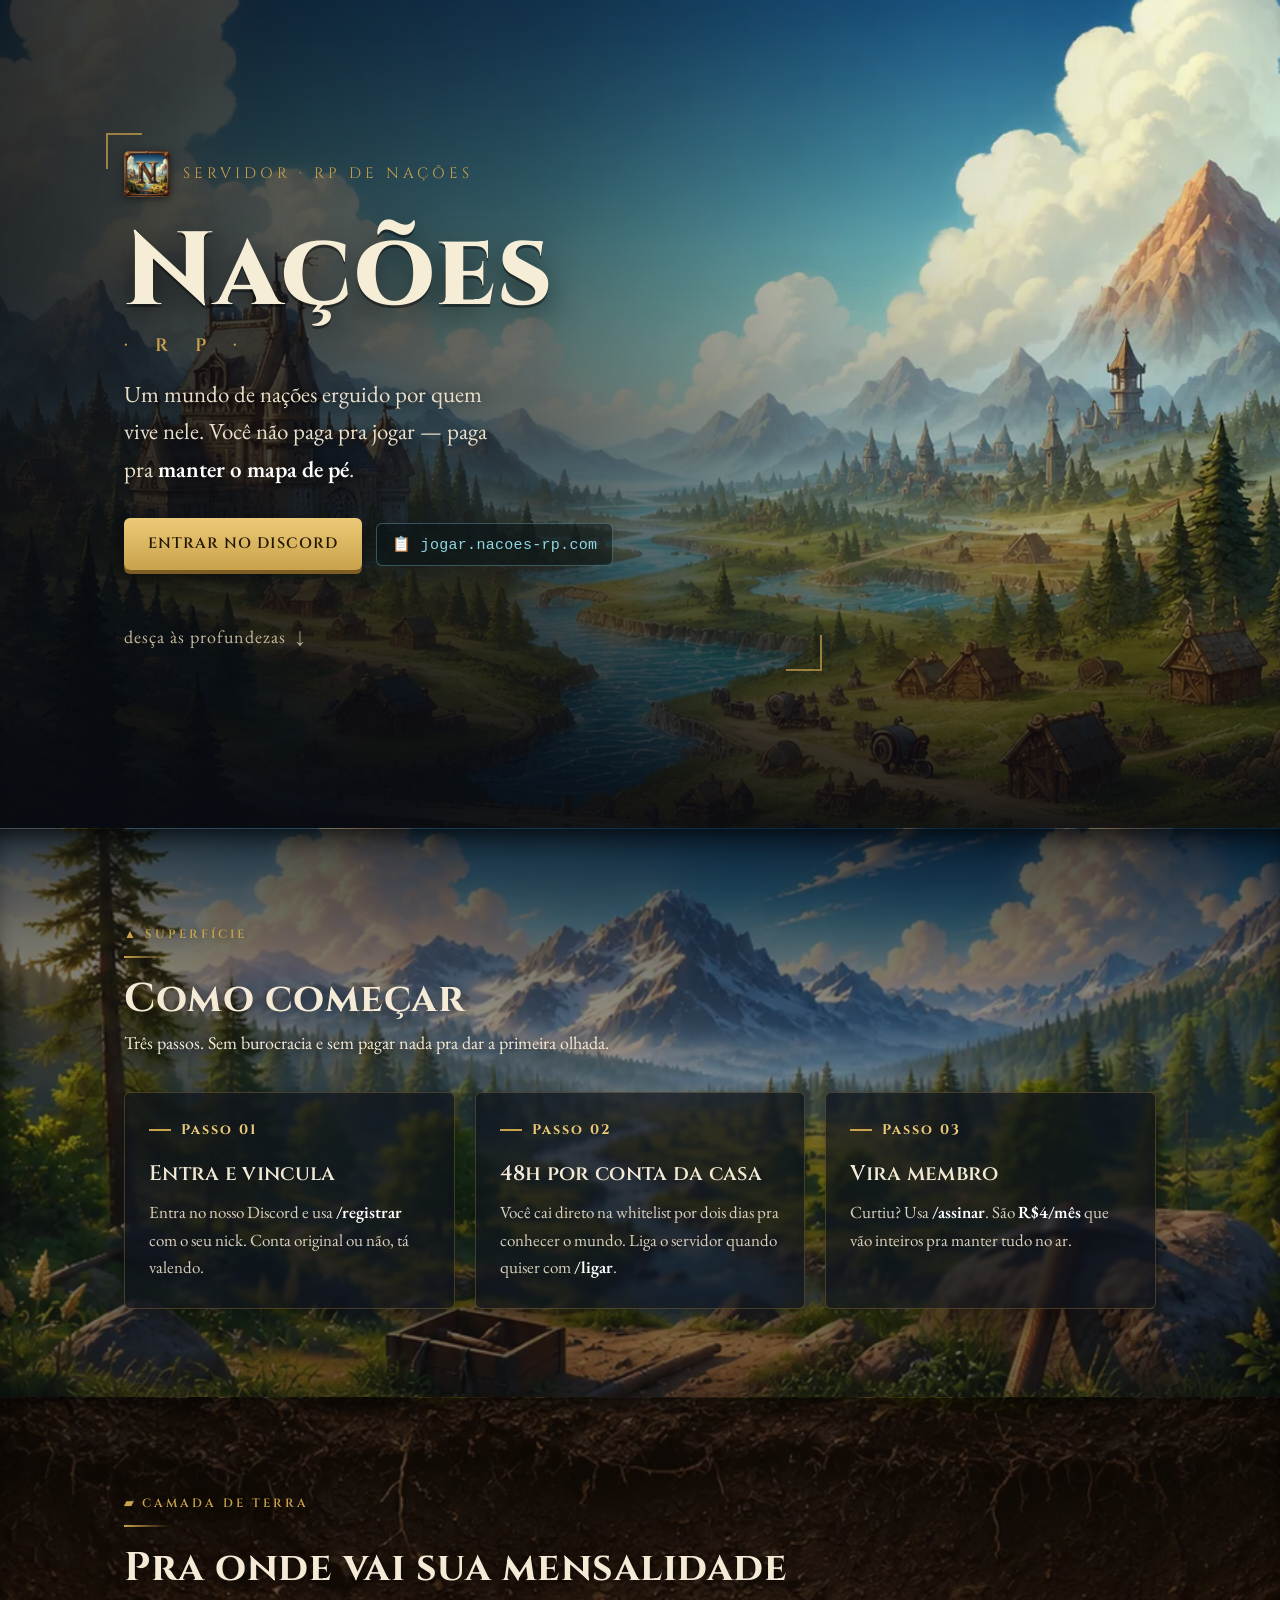
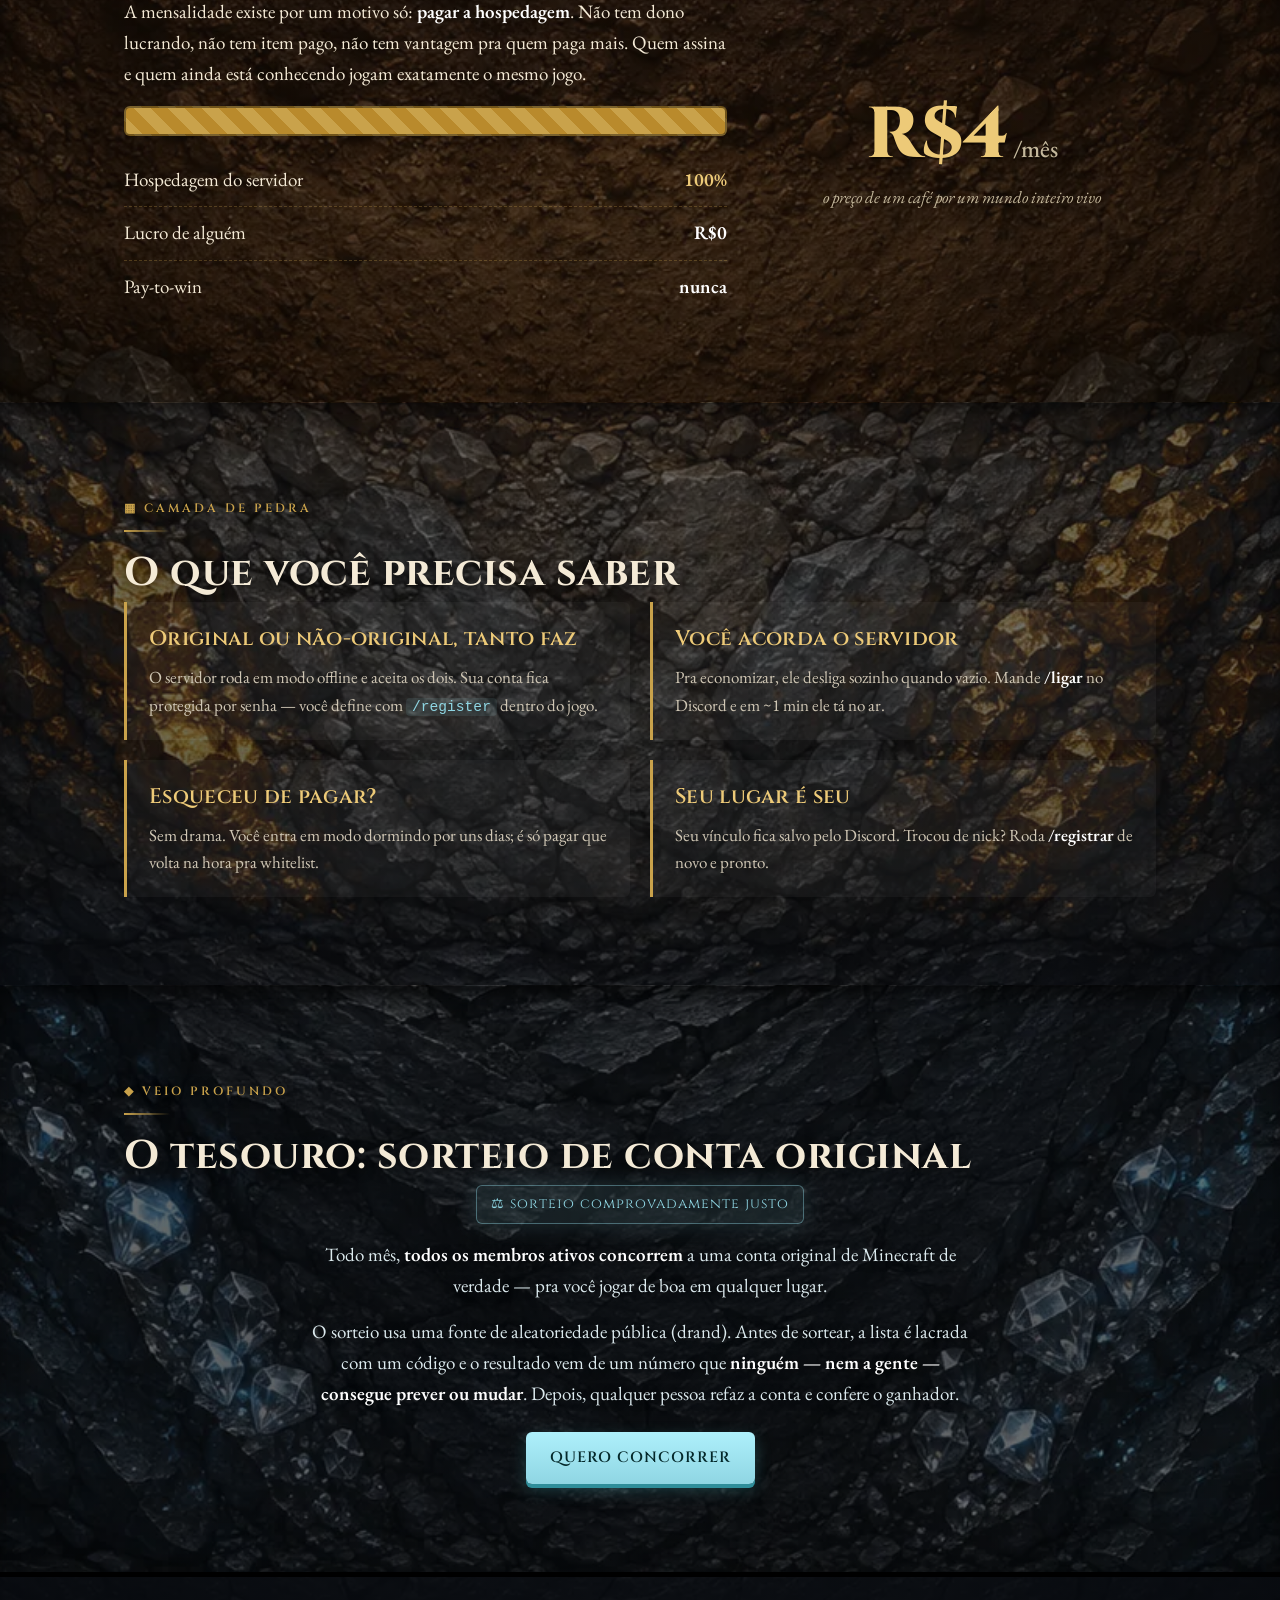
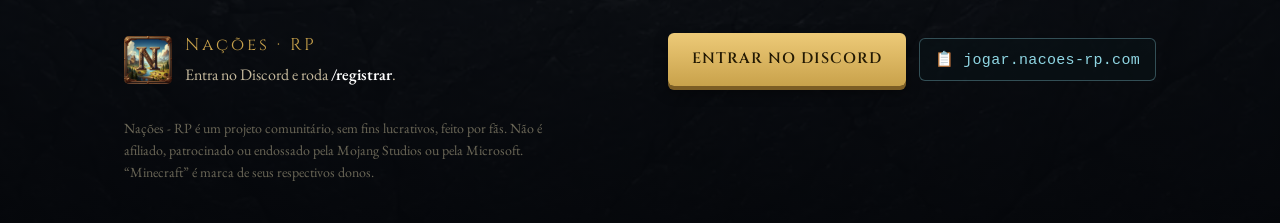
<file: index.html>
<!doctype html>
<html lang="pt-BR">
<head>
<meta charset="utf-8">
<meta name="viewport" content="width=device-width, initial-scale=1">
<title>Nações - RP — servidor de Minecraft mantido por quem joga</title>
<meta name="description" content="Servidor de Minecraft com RP de nações, para contas originais e não-originais. Você não paga pra jogar — paga pra manter o mapa de pé. R$4/mês, sem lucro.">

<!-- ============================================================
     TROQUE ANTES DE PUBLICAR (procure por TROCAR no HTML):
       • Convite do Discord  -> https://discord.gg/SEU-CONVITE   (2 lugares)
       • Endereço do servidor -> jogar.nacoes-rp.com             (2 lugares: data-addr + texto)
     O resto (nome, estilo, imagens) já está pronto.
     ============================================================ -->

<link rel="icon" type="image/png" href="img/emblem.png">
<meta property="og:title" content="Nações - RP">
<meta property="og:description" content="Um mundo de nações erguido por quem vive nele.">
<meta property="og:image" content="img/realm.webp">
<meta name="theme-color" content="#0e131c">

<link rel="preconnect" href="https://fonts.googleapis.com">
<link rel="preconnect" href="https://fonts.gstatic.com" crossorigin>
<link href="https://fonts.googleapis.com/css2?family=Cinzel:wght@500;600;700;800&family=EB+Garamond:ital,wght@0,400;0,500;0,600;1,400&display=swap" rel="stylesheet">
<link rel="stylesheet" href="css/styles.css">
</head>
<body>

<!-- ===================== HERO — o mundo acima ===================== -->
<header class="hero">
  <div class="hero__bg" id="heroBg" aria-hidden="true"></div>
  <div class="hero__veil" aria-hidden="true"></div>
  <div class="wrap">
    <div class="hero__inner">
      <div class="brandrow">
        <img src="img/emblem.webp" alt="Emblema de Nações - RP" width="46" height="46">
        <span class="brand">Servidor · RP de nações</span>
      </div>
      <h1 class="wordmark">Nações<span class="tag">· R P ·</span></h1>
      <p class="lead">Um mundo de nações erguido por quem vive nele. Você não paga pra jogar — paga pra <strong>manter o mapa de pé</strong>.</p>
      <div class="cta-row">
        <!-- TROCAR: convite do Discord -->
        <a class="btn btn-gold" href="https://discord.gg/SEU-CONVITE">Entrar no Discord</a>
        <!-- TROCAR: endereço do servidor (data-addr E texto) -->
        <button class="addr" type="button" data-addr="jogar.nacoes-rp.com">📋 jogar.nacoes-rp.com</button>
      </div>
      <div class="scrollcue">desça às profundezas <span class="arrow" aria-hidden="true">↓</span></div>
    </div>
  </div>
</header>

<main>

  <!-- ===================== SUPERFÍCIE — como começar ===================== -->
  <section class="band surface">
    <div class="wrap">
      <span class="eyebrow reveal">▲ Superfície</span>
      <h2 class="reveal">Como começar</h2>
      <p class="intro reveal">Três passos. Sem burocracia e sem pagar nada pra dar a primeira olhada.</p>
      <div class="steps">
        <article class="step reveal">
          <span class="n">Passo 01</span>
          <h3>Entra e vincula</h3>
          <p>Entra no nosso Discord e usa <strong>/registrar</strong> com o seu nick. Conta original ou não, tá valendo.</p>
        </article>
        <article class="step reveal">
          <span class="n">Passo 02</span>
          <h3>48h por conta da casa</h3>
          <p>Você cai direto na whitelist por dois dias pra conhecer o mundo. Liga o servidor quando quiser com <strong>/ligar</strong>.</p>
        </article>
        <article class="step reveal">
          <span class="n">Passo 03</span>
          <h3>Vira membro</h3>
          <p>Curtiu? Usa <strong>/assinar</strong>. São <strong>R$4/mês</strong> que vão inteiros pra manter tudo no ar.</p>
        </article>
      </div>
    </div>
  </section>

  <!-- ===================== TERRA — transparência ===================== -->
  <section class="band earth">
    <div class="wrap">
      <span class="eyebrow reveal">▰ Camada de terra</span>
      <h2 class="reveal">Pra onde vai sua mensalidade</h2>
      <div class="money">
        <div class="reveal">
          <p>A mensalidade existe por um motivo só: <strong>pagar a hospedagem</strong>. Não tem dono lucrando, não tem item pago, não tem vantagem pra quem paga mais. Quem assina e quem ainda está conhecendo jogam exatamente o mesmo jogo.</p>
          <div class="bar" role="img" aria-label="100% do valor vai para hospedagem"></div>
          <ul class="ledger">
            <li><span>Hospedagem do servidor</span><span class="v hl">100%</span></li>
            <li><span>Lucro de alguém</span><span class="v">R$0</span></li>
            <li><span>Pay-to-win</span><span class="v">nunca</span></li>
          </ul>
        </div>
        <div class="pricebox reveal">
          <div class="price">R$4<span> /mês</span></div>
          <p class="cap">o preço de um café por um mundo inteiro vivo</p>
        </div>
      </div>
    </div>
  </section>

  <!-- ===================== PEDRA — regras rápidas ===================== -->
  <section class="band stone">
    <div class="wrap">
      <span class="eyebrow reveal">▦ Camada de pedra</span>
      <h2 class="reveal">O que você precisa saber</h2>
      <div class="rules">
        <article class="rule reveal">
          <h3>Original ou não-original, tanto faz</h3>
          <p>O servidor roda em modo offline e aceita os dois. Sua conta fica protegida por senha — você define com <code>/register</code> dentro do jogo.</p>
        </article>
        <article class="rule reveal">
          <h3>Você acorda o servidor</h3>
          <p>Pra economizar, ele desliga sozinho quando vazio. Mande <strong>/ligar</strong> no Discord e em ~1 min ele tá no ar.</p>
        </article>
        <article class="rule reveal">
          <h3>Esqueceu de pagar?</h3>
          <p>Sem drama. Você entra em modo dormindo por uns dias; é só pagar que volta na hora pra whitelist.</p>
        </article>
        <article class="rule reveal">
          <h3>Seu lugar é seu</h3>
          <p>Seu vínculo fica salvo pelo Discord. Trocou de nick? Roda <strong>/registrar</strong> de novo e pronto.</p>
        </article>
      </div>
    </div>
  </section>

  <!-- ===================== VEIO PROFUNDO — o sorteio ===================== -->
  <section class="band deep" id="sorteio">
    <div class="wrap">
      <span class="eyebrow reveal">◆ Veio profundo</span>
      <h2 class="reveal">O tesouro: sorteio de conta original</h2>
      <div class="prize reveal">
        <span class="fairbadge">⚖ sorteio comprovadamente justo</span>
        <p>Todo mês, <strong>todos os membros ativos concorrem</strong> a uma conta original de Minecraft de verdade — pra você jogar de boa em qualquer lugar.</p>
        <p>O sorteio usa uma fonte de aleatoriedade pública (drand). Antes de sortear, a lista é lacrada com um código e o resultado vem de um número que <strong>ninguém — nem a gente — consegue prever ou mudar</strong>. Depois, qualquer pessoa refaz a conta e confere o ganhador.</p>
        <!-- TROCAR: convite do Discord -->
        <a class="btn btn-crystal" href="https://discord.gg/SEU-CONVITE" style="margin-top:6px">Quero concorrer</a>
      </div>
    </div>
  </section>

</main>

<!-- ===================== RODAPÉ — a rocha-mãe ===================== -->
<footer class="footer" id="discord">
  <div class="wrap">
    <div class="frow">
      <div class="fbrand">
        <img src="img/emblem.webp" alt="Emblema de Nações - RP" width="48" height="48">
        <div>
          <div class="brand">Nações · RP</div>
          <p>Entra no Discord e roda <strong>/registrar</strong>.</p>
        </div>
      </div>
      <div class="fcta">
        <!-- TROCAR: convite do Discord -->
        <a class="btn btn-gold" href="https://discord.gg/SEU-CONVITE">Entrar no Discord</a>
        <!-- TROCAR: endereço do servidor (data-addr E texto) -->
        <button class="addr" type="button" data-addr="jogar.nacoes-rp.com">📋 jogar.nacoes-rp.com</button>
      </div>
    </div>
    <p class="disclaimer">Nações - RP é um projeto comunitário, sem fins lucrativos, feito por fãs. Não é afiliado, patrocinado ou endossado pela Mojang Studios ou pela Microsoft. “Minecraft” é marca de seus respectivos donos.</p>
  </div>
</footer>

<script src="js/main.js" defer></script>
</body>
</html>
</file>
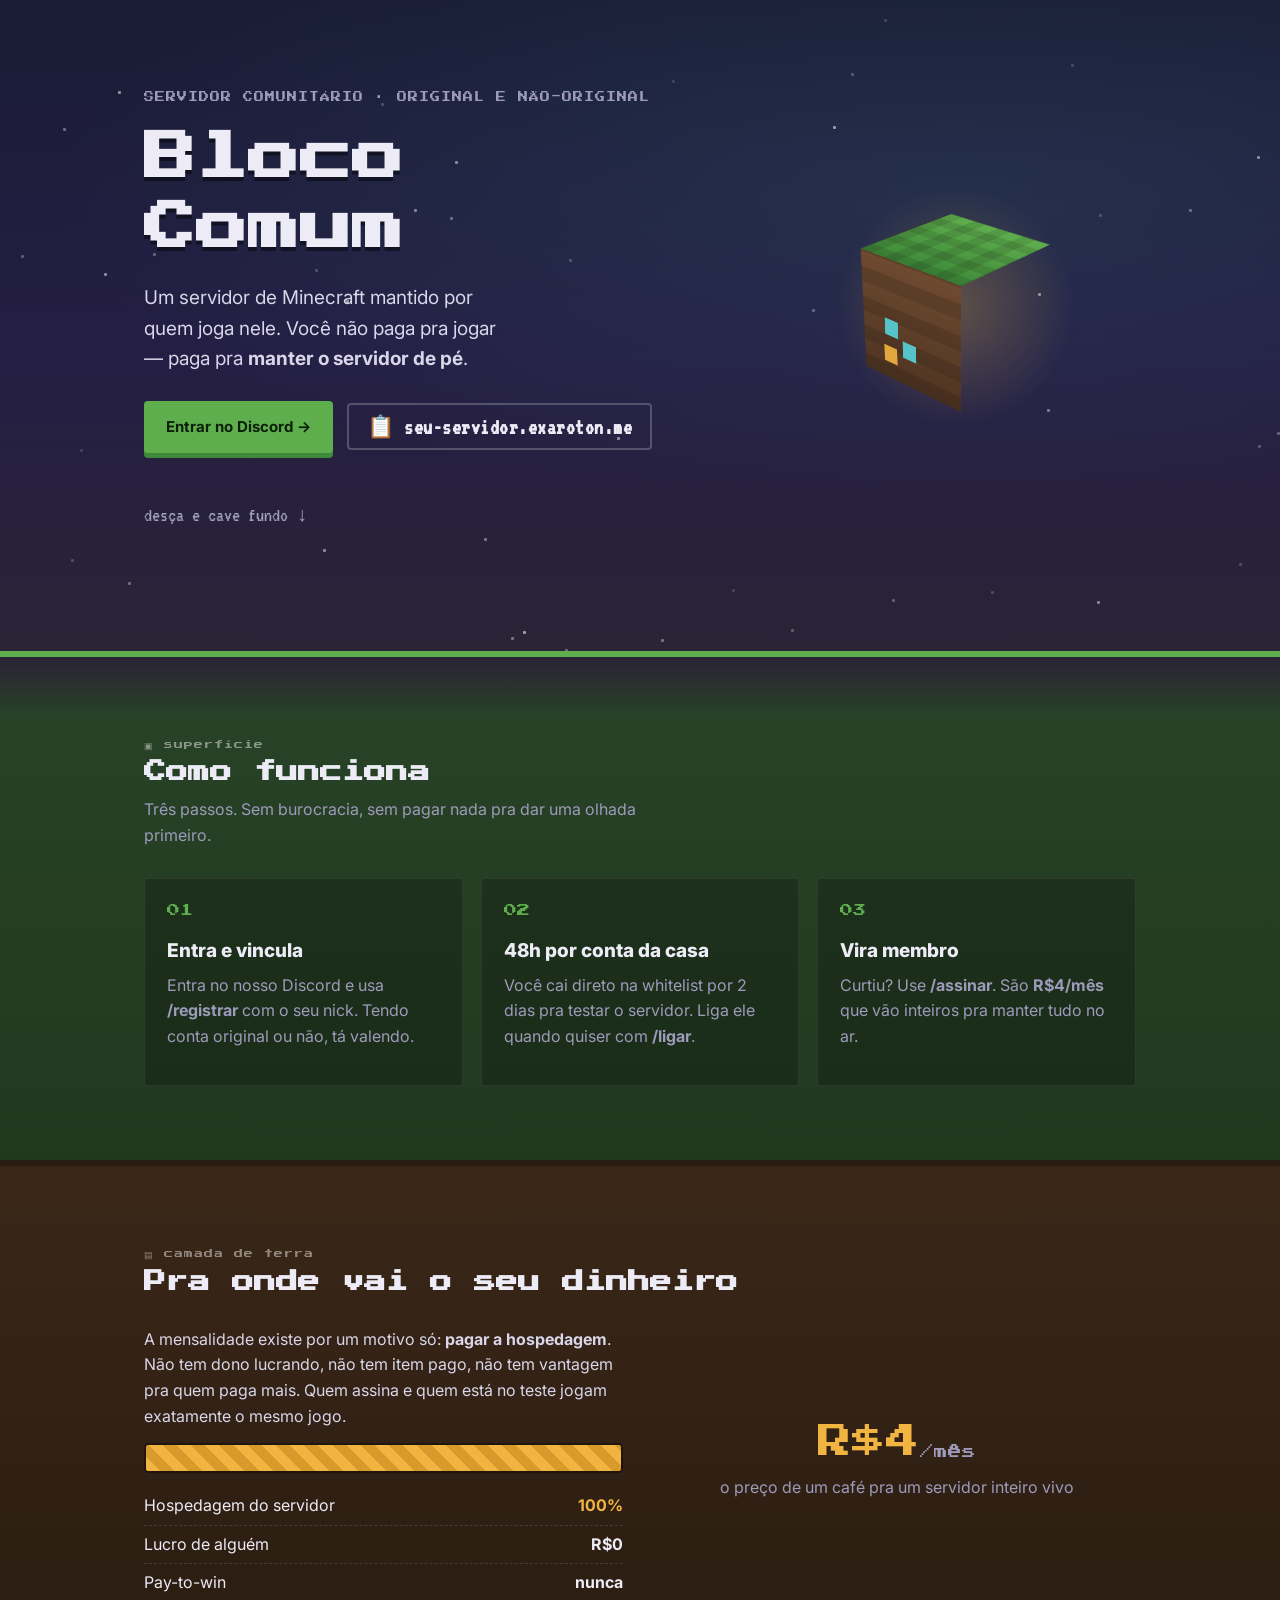
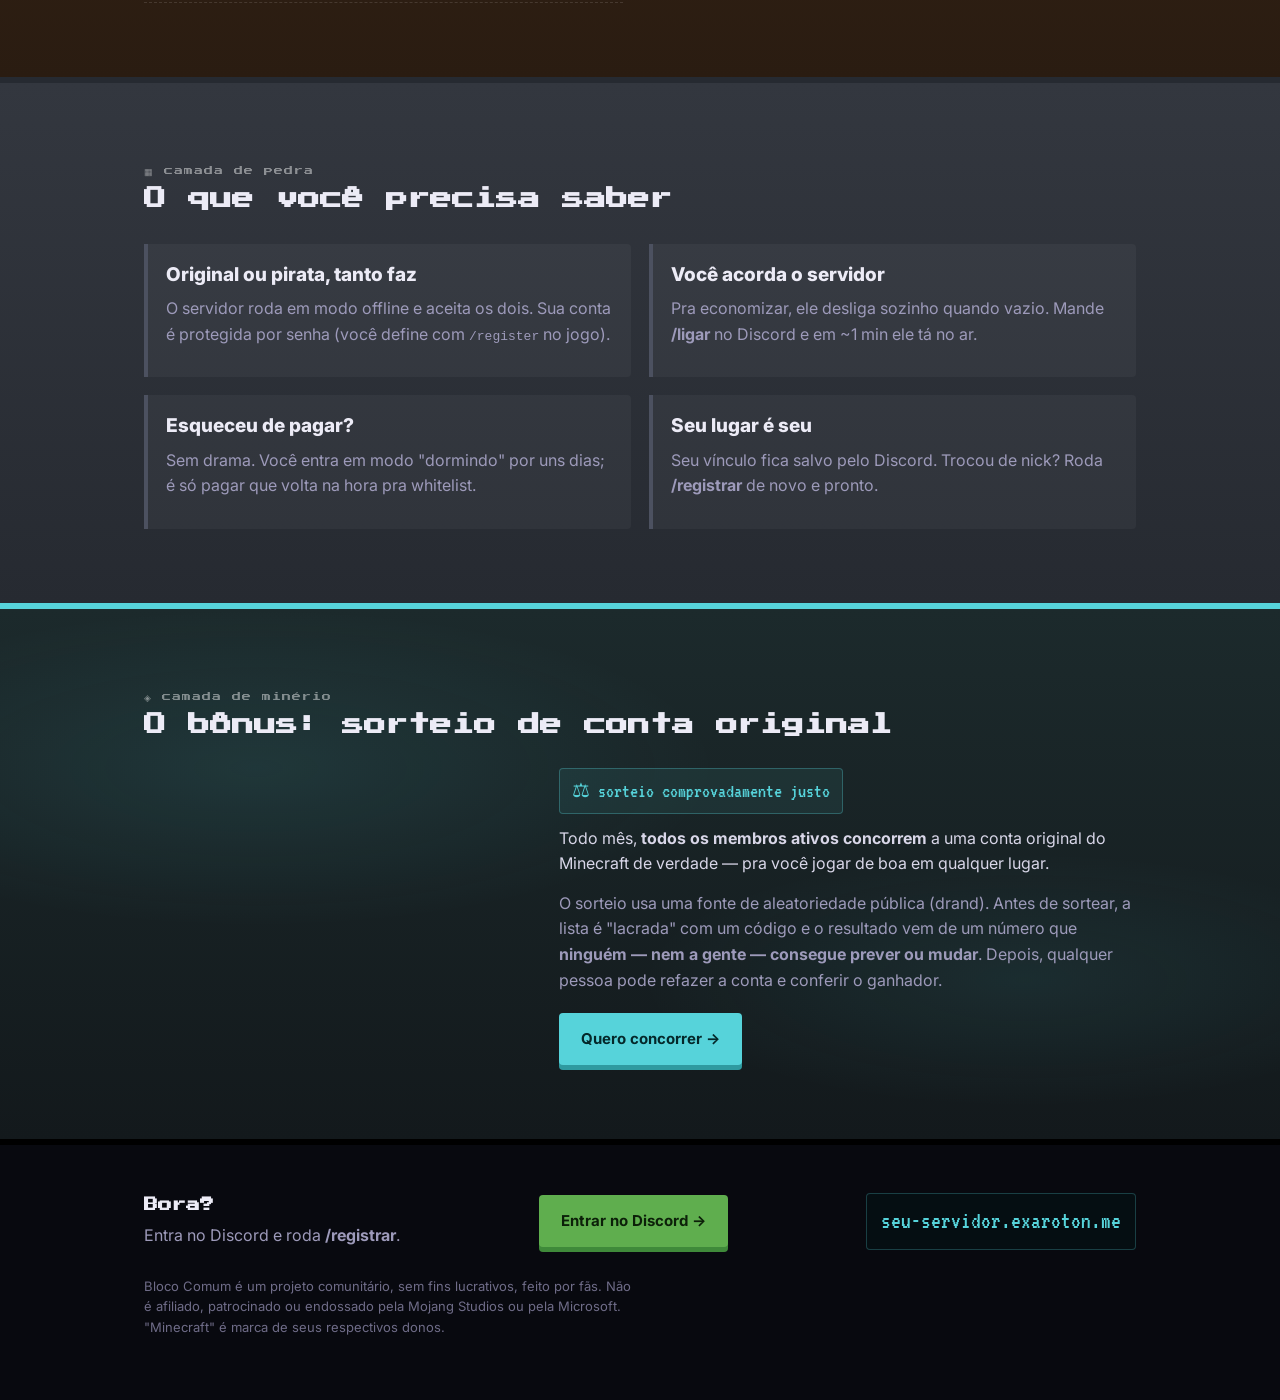
<file: index(1).html>
<!doctype html>
<html lang="pt-BR">
<head>
<meta charset="utf-8">
<meta name="viewport" content="width=device-width, initial-scale=1">
<title>Bloco Comum — servidor de Minecraft mantido por quem joga</title>
<meta name="description" content="Servidor comunitário de Minecraft, para contas originais e não-originais. Você não paga pra jogar — paga pra manter o servidor de pé. R$4/mês, sem lucro.">
<link rel="preconnect" href="https://fonts.googleapis.com">
<link rel="preconnect" href="https://fonts.gstatic.com" crossorigin>
<link href="https://fonts.googleapis.com/css2?family=Inter:wght@400;500;600;800&family=Press+Start+2P&family=VT323&display=swap" rel="stylesheet">
<style>
  /* ====== TROQUE ESTES VALORES ======
     Nome do projeto: "Bloco Comum"  (no <h1> e no <title>)
     Convite Discord:  href="#discord"  ->  https://discord.gg/SEU-CONVITE
     Endereço servidor: data-addr / texto "seu-servidor.exaroton.me"
     Preço: "R$4"
  =================================== */
  :root{
    --night:#0d0e18;        /* abaixo da bedrock (fundo geral) */
    --text:#ecebf6; --muted:#9d9aba;
    --grass:#5fae4e; --grass-d:#3f8a3a;
    --dirt:#6e4a30; --dirt-d:#4f3422;
    --stone:#3a3e49; --stone-l:#4c5160;
    --diamond:#56d3da; --gold:#f2b441;
    --r:4px; /* cantos quase retos: estética de bloco */
  }
  *{box-sizing:border-box}
  html{scroll-behavior:smooth}
  body{
    margin:0;background:var(--night);color:var(--text);
    font-family:'Inter',system-ui,sans-serif;line-height:1.6;
    -webkit-font-smoothing:antialiased;overflow-x:hidden;
  }
  a{color:inherit}
  .wrap{max-width:1040px;margin:0 auto;padding:0 24px}

  /* eyebrow / rótulos em pixel, com MUITA parcimônia */
  .eyebrow{
    font-family:'Press Start 2P',monospace;font-size:10px;letter-spacing:1px;
    color:var(--muted);text-transform:uppercase;display:inline-block;margin:0 0 18px;
  }
  .stratum-tag{font-family:'Press Start 2P',monospace;font-size:9px;color:rgba(255,255,255,.45);letter-spacing:1px}

  h1{font-family:'Press Start 2P',monospace;line-height:1.35;margin:0;
    font-size:clamp(26px,6.4vw,52px);text-shadow:0 4px 0 rgba(0,0,0,.45)}
  h2{font-family:'Press Start 2P',monospace;font-size:clamp(15px,3.2vw,22px);line-height:1.5;margin:0 0 8px}
  h3{font-size:19px;font-weight:800;margin:0 0 6px}
  p{margin:0 0 14px;color:#d8d6e8}
  .muted{color:var(--muted)}

  /* botões em bloco, com "profundidade" (sombra dura = aresta do bloco) */
  .btn{display:inline-flex;align-items:center;gap:10px;font-weight:700;font-size:15px;
    padding:14px 22px;border-radius:var(--r);text-decoration:none;border:0;cursor:pointer;
    transition:transform .08s ease, box-shadow .08s ease}
  .btn:active{transform:translateY(3px)}
  .btn-grass{background:var(--grass);color:#0c2009;box-shadow:0 5px 0 var(--grass-d)}
  .btn-grass:active{box-shadow:0 2px 0 var(--grass-d)}
  .btn-ghost{background:transparent;color:var(--text);border:2px solid rgba(255,255,255,.22);
    font-family:'VT323',monospace;font-size:22px;letter-spacing:.5px;padding:9px 18px}
  .btn-ghost:hover{border-color:var(--diamond);color:var(--diamond)}
  .btn-diamond{background:var(--diamond);color:#04282a;box-shadow:0 5px 0 #2f9aa0}
  .btn-diamond:active{box-shadow:0 2px 0 #2f9aa0}
  :focus-visible{outline:3px solid var(--gold);outline-offset:3px}

  /* ====== HERO (camada céu / anoitecer) ====== */
  .hero{position:relative;padding:84px 0 120px;
    background:
      radial-gradient(120% 80% at 75% 30%, rgba(86,211,218,.10), transparent 60%),
      linear-gradient(180deg,#191c34 0%,#241e44 55%,#2b2336 100%);
    overflow:hidden}
  .stars{position:absolute;inset:0;pointer-events:none;opacity:.7}
  .stars i{position:absolute;width:3px;height:3px;background:#fff;border-radius:1px;opacity:.5}
  .hero-grid{display:grid;grid-template-columns:1.25fr .75fr;gap:32px;align-items:center;position:relative;z-index:2}
  .hero p.lead{font-size:19px;max-width:30ch;margin-top:20px}
  .cta-row{display:flex;flex-wrap:wrap;gap:14px;margin-top:26px;align-items:center}
  .scrollhint{margin-top:46px;font-family:'VT323',monospace;font-size:20px;color:var(--muted)}
  .scrollhint span{display:inline-block;animation:bob 1.8s ease-in-out infinite}

  /* assinatura: bloco voxel isométrico em CSS puro (nada de IP da Mojang) */
  .scene{display:flex;justify-content:center;align-items:center;min-height:220px;perspective:900px}
  .torch{position:absolute;width:260px;height:260px;border-radius:50%;
    background:radial-gradient(circle,rgba(242,180,65,.28),transparent 65%);filter:blur(4px)}
  .cube{position:relative;width:130px;height:130px;transform-style:preserve-3d;
    transform:rotateX(-26deg) rotateY(-42deg);animation:float 5s ease-in-out infinite}
  .face{position:absolute;width:130px;height:130px;image-rendering:pixelated}
  .top{background:
      repeating-linear-gradient(90deg,rgba(0,0,0,.10) 0 16px,transparent 16px 32px),
      repeating-linear-gradient(0deg,rgba(0,0,0,.10) 0 16px,transparent 16px 32px),
      linear-gradient(var(--grass),var(--grass-d));
    transform:rotateX(90deg) translateZ(65px)}
  .left{background:
      repeating-linear-gradient(0deg,rgba(0,0,0,.16) 0 16px,transparent 16px 32px),
      linear-gradient(var(--dirt),var(--dirt-d));
    transform:rotateY(-90deg) translateZ(65px);filter:brightness(.82)}
  .right{background:
      repeating-linear-gradient(0deg,rgba(0,0,0,.12) 0 16px,transparent 16px 32px),
      linear-gradient(var(--dirt),var(--dirt-d));
    transform:translateZ(65px)}
  .right::after{content:"";position:absolute;left:30px;top:64px;width:18px;height:18px;
    background:var(--diamond);box-shadow:24px 18px 0 var(--diamond),-2px 30px 0 var(--gold);opacity:.9}

  /* ====== camadas (estratos) — descer = cavar mais fundo ====== */
  .stratum{padding:74px 0;position:relative}
  .grassband{background:linear-gradient(180deg,#2b2336 0,#274226 12%,#21381f 100%);
    border-top:6px solid var(--grass)}
  .dirtband{background:linear-gradient(180deg,#3a2718,#2a1c11);border-top:6px solid #2a1c11}
  .stoneband{background:linear-gradient(180deg,#33373f,#262a31);border-top:6px solid #262a31}
  .oreband{background:
      radial-gradient(60% 50% at 20% 30%,rgba(86,211,218,.10),transparent 60%),
      radial-gradient(50% 40% at 80% 70%,rgba(86,211,218,.08),transparent 60%),
      linear-gradient(180deg,#1c2a2c,#13191c);border-top:6px solid var(--diamond)}
  .bedrock{background:#08090f;padding:48px 0;border-top:6px solid #000}

  /* passos / cards em bloco */
  .steps{display:grid;grid-template-columns:repeat(3,1fr);gap:18px;margin-top:30px}
  .step{background:rgba(0,0,0,.22);border:1px solid rgba(255,255,255,.07);border-radius:var(--r);
    padding:22px;position:relative}
  .step .n{font-family:'Press Start 2P',monospace;font-size:13px;color:var(--grass);display:block;margin-bottom:14px}

  /* transparência: barra "pra onde vai o dinheiro" */
  .money{display:grid;grid-template-columns:1fr 1fr;gap:34px;align-items:center;margin-top:28px}
  .bar{height:30px;border-radius:var(--r);overflow:hidden;display:flex;border:2px solid rgba(0,0,0,.35)}
  .bar .host{flex:1;background:repeating-linear-gradient(45deg,var(--gold) 0 10px,#d99a2c 10px 20px)}
  .price{font-family:'Press Start 2P',monospace;font-size:clamp(20px,5vw,34px);color:var(--gold)}
  .ledger{list-style:none;padding:0;margin:14px 0 0}
  .ledger li{padding:6px 0;border-bottom:1px dashed rgba(255,255,255,.12);display:flex;justify-content:space-between;gap:12px}

  /* faq / regras em stone */
  .rules{display:grid;grid-template-columns:1fr 1fr;gap:18px;margin-top:28px}
  .rule{background:rgba(255,255,255,.04);border-left:4px solid var(--stone-l);padding:16px 18px;border-radius:0 var(--r) var(--r) 0}

  /* bônus / ore */
  .prize{display:grid;grid-template-columns:.8fr 1.2fr;gap:30px;align-items:center;margin-top:26px}
  .gem{aspect-ratio:1;max-width:170px;margin:0 auto;background:
      conic-gradient(from 45deg,#7fe9ef,#37b9c0,#7fe9ef,#37b9c0);
    clip-path:polygon(50% 0,100% 35%,80% 100%,20% 100%,0 35%);
    box-shadow:0 0 40px rgba(86,211,218,.4);animation:gem 6s linear infinite}
  .fair{display:inline-flex;gap:8px;align-items:center;font-family:'VT323',monospace;font-size:20px;
    color:var(--diamond);background:rgba(86,211,218,.08);border:1px solid rgba(86,211,218,.3);
    padding:6px 12px;border-radius:var(--r);margin-bottom:12px}

  footer .frow{display:flex;flex-wrap:wrap;gap:22px;justify-content:space-between;align-items:center}
  .addr{font-family:'VT323',monospace;font-size:24px;color:var(--diamond);
    background:#05151690;border:1px solid rgba(86,211,218,.25);padding:8px 14px;border-radius:var(--r)}
  .disclaimer{margin-top:26px;font-size:13px;color:#6f6c88;max-width:62ch}

  .reveal{opacity:0;transform:translateY(22px);transition:opacity .6s ease, transform .6s ease}
  .reveal.in{opacity:1;transform:none}

  @keyframes float{0%,100%{transform:rotateX(-26deg) rotateY(-42deg) translateY(0)}50%{transform:rotateX(-26deg) rotateY(-42deg) translateY(-12px)}}
  @keyframes bob{0%,100%{transform:translateY(0)}50%{transform:translateY(6px)}}
  @keyframes gem{0%{filter:hue-rotate(0)}100%{filter:hue-rotate(20deg)}}

  @media (max-width:760px){
    .hero-grid{grid-template-columns:1fr}.scene{order:-1;min-height:180px}
    .steps,.money,.rules,.prize{grid-template-columns:1fr}
  }
  @media (prefers-reduced-motion:reduce){
    .cube,.scrollhint span,.gem{animation:none}
    html{scroll-behavior:auto}.reveal{transition:none}
  }
</style>
</head>
<body>

<!-- ===================== HERO ===================== -->
<header class="hero">
  <div class="stars" id="stars" aria-hidden="true"></div>
  <div class="wrap hero-grid">
    <div>
      <span class="eyebrow">Servidor comunitário · original e não-original</span>
      <h1>Bloco<br>Comum</h1>
      <p class="lead">Um servidor de Minecraft mantido por quem joga nele. Você não paga pra jogar — paga pra <strong>manter o servidor de pé</strong>.</p>
      <div class="cta-row">
        <a class="btn btn-grass" href="#discord">Entrar no Discord →</a>
        <button class="btn btn-ghost" id="copyAddr" data-addr="seu-servidor.exaroton.me" type="button">📋 seu-servidor.exaroton.me</button>
      </div>
      <div class="scrollhint">desça e cave fundo <span>↓</span></div>
    </div>
    <div class="scene">
      <div class="torch" aria-hidden="true"></div>
      <div class="cube" role="img" aria-label="Bloco de grama e terra estilo voxel">
        <div class="face top"></div>
        <div class="face left"></div>
        <div class="face right"></div>
      </div>
    </div>
  </div>
</header>

<!-- ===================== CAMADA: GRAMA — COMO FUNCIONA ===================== -->
<section class="stratum grassband">
  <div class="wrap">
    <span class="stratum-tag">▣ superfície</span>
    <h2 class="reveal">Como funciona</h2>
    <p class="reveal muted" style="max-width:54ch">Três passos. Sem burocracia, sem pagar nada pra dar uma olhada primeiro.</p>
    <div class="steps">
      <div class="step reveal"><span class="n">01</span>
        <h3>Entra e vincula</h3>
        <p class="muted">Entra no nosso Discord e usa <strong>/registrar</strong> com o seu nick. Tendo conta original ou não, tá valendo.</p>
      </div>
      <div class="step reveal"><span class="n">02</span>
        <h3>48h por conta da casa</h3>
        <p class="muted">Você cai direto na whitelist por 2 dias pra testar o servidor. Liga ele quando quiser com <strong>/ligar</strong>.</p>
      </div>
      <div class="step reveal"><span class="n">03</span>
        <h3>Vira membro</h3>
        <p class="muted">Curtiu? Use <strong>/assinar</strong>. São <strong>R$4/mês</strong> que vão inteiros pra manter tudo no ar.</p>
      </div>
    </div>
  </div>
</section>

<!-- ===================== CAMADA: TERRA — TRANSPARÊNCIA ===================== -->
<section class="stratum dirtband">
  <div class="wrap">
    <span class="stratum-tag">▤ camada de terra</span>
    <h2 class="reveal">Pra onde vai o seu dinheiro</h2>
    <div class="money">
      <div class="reveal">
        <p>A mensalidade existe por um motivo só: <strong>pagar a hospedagem</strong>. Não tem dono lucrando, não tem item pago, não tem vantagem pra quem paga mais. Quem assina e quem está no teste jogam exatamente o mesmo jogo.</p>
        <div class="bar" aria-label="100% do valor vai para hospedagem"><span class="host"></span></div>
        <ul class="ledger">
          <li><span>Hospedagem do servidor</span><strong style="color:var(--gold)">100%</strong></li>
          <li><span>Lucro de alguém</span><strong>R$0</strong></li>
          <li><span>Pay-to-win</span><strong>nunca</strong></li>
        </ul>
      </div>
      <div class="reveal" style="text-align:center">
        <div class="price">R$4<span style="font-size:.4em;color:var(--muted)">/mês</span></div>
        <p class="muted" style="margin-top:6px">o preço de um café pra um servidor inteiro vivo</p>
      </div>
    </div>
  </div>
</section>

<!-- ===================== CAMADA: PEDRA — REGRAS RÁPIDAS ===================== -->
<section class="stratum stoneband">
  <div class="wrap">
    <span class="stratum-tag">▦ camada de pedra</span>
    <h2 class="reveal">O que você precisa saber</h2>
    <div class="rules">
      <div class="rule reveal"><h3>Original ou pirata, tanto faz</h3><p class="muted">O servidor roda em modo offline e aceita os dois. Sua conta é protegida por senha (você define com <code>/register</code> no jogo).</p></div>
      <div class="rule reveal"><h3>Você acorda o servidor</h3><p class="muted">Pra economizar, ele desliga sozinho quando vazio. Mande <strong>/ligar</strong> no Discord e em ~1 min ele tá no ar.</p></div>
      <div class="rule reveal"><h3>Esqueceu de pagar?</h3><p class="muted">Sem drama. Você entra em modo "dormindo" por uns dias; é só pagar que volta na hora pra whitelist.</p></div>
      <div class="rule reveal"><h3>Seu lugar é seu</h3><p class="muted">Seu vínculo fica salvo pelo Discord. Trocou de nick? Roda <strong>/registrar</strong> de novo e pronto.</p></div>
    </div>
  </div>
</section>

<!-- ===================== CAMADA MAIS FUNDA: MINÉRIO — O BÔNUS ===================== -->
<section class="stratum oreband" id="bonus">
  <div class="wrap">
    <span class="stratum-tag">◈ camada de minério</span>
    <h2 class="reveal">O bônus: sorteio de conta original</h2>
    <div class="prize">
      <div class="gem reveal" role="img" aria-label="Gema de diamante estilizada"></div>
      <div class="reveal">
        <span class="fair">⚖ sorteio comprovadamente justo</span>
        <p>Todo mês, <strong>todos os membros ativos concorrem</strong> a uma conta original do Minecraft de verdade — pra você jogar de boa em qualquer lugar.</p>
        <p class="muted">O sorteio usa uma fonte de aleatoriedade pública (drand). Antes de sortear, a lista é "lacrada" com um código e o resultado vem de um número que <strong>ninguém — nem a gente — consegue prever ou mudar</strong>. Depois, qualquer pessoa pode refazer a conta e conferir o ganhador.</p>
        <a class="btn btn-diamond" href="#discord" style="margin-top:6px">Quero concorrer →</a>
      </div>
    </div>
  </div>
</section>

<!-- ===================== BEDROCK / FOOTER ===================== -->
<footer class="bedrock" id="discord">
  <div class="wrap">
    <div class="frow">
      <div>
        <h3 style="font-family:'Press Start 2P';font-size:14px">Bora?</h3>
        <p class="muted" style="margin:6px 0 0">Entra no Discord e roda <strong>/registrar</strong>.</p>
      </div>
      <a class="btn btn-grass" href="https://discord.gg/SEU-CONVITE">Entrar no Discord →</a>
      <span class="addr" id="copyAddr2" data-addr="seu-servidor.exaroton.me" role="button" tabindex="0">seu-servidor.exaroton.me</span>
    </div>
    <p class="disclaimer">Bloco Comum é um projeto comunitário, sem fins lucrativos, feito por fãs. Não é afiliado, patrocinado ou endossado pela Mojang Studios ou pela Microsoft. "Minecraft" é marca de seus respectivos donos.</p>
  </div>
</footer>

<script>
  // estrelas do céu
  (function(){
    const s=document.getElementById('stars'); if(!s) return;
    for(let i=0;i<46;i++){const e=document.createElement('i');
      e.style.left=Math.random()*100+'%';e.style.top=Math.random()*100+'%';
      e.style.opacity=(.2+Math.random()*.6).toFixed(2);s.appendChild(e);}
  })();
  // copiar endereço
  function copyAddr(el){
    const a=el.getAttribute('data-addr');
    navigator.clipboard?.writeText(a).then(()=>{
      const old=el.textContent; el.textContent='✓ copiado!';
      setTimeout(()=>el.textContent=old,1400);
    });
  }
  document.getElementById('copyAddr')?.addEventListener('click',e=>copyAddr(e.currentTarget));
  document.getElementById('copyAddr2')?.addEventListener('click',e=>copyAddr(e.currentTarget));
  document.getElementById('copyAddr2')?.addEventListener('keydown',e=>{if(e.key==='Enter'||e.key===' '){e.preventDefault();copyAddr(e.currentTarget);}});
  // revelar ao rolar
  const io=new IntersectionObserver((es)=>es.forEach(x=>{if(x.isIntersecting)x.target.classList.add('in')}),{threshold:.15});
  document.querySelectorAll('.reveal').forEach(el=>io.observe(el));
</script>
</body>
</html>
</file>
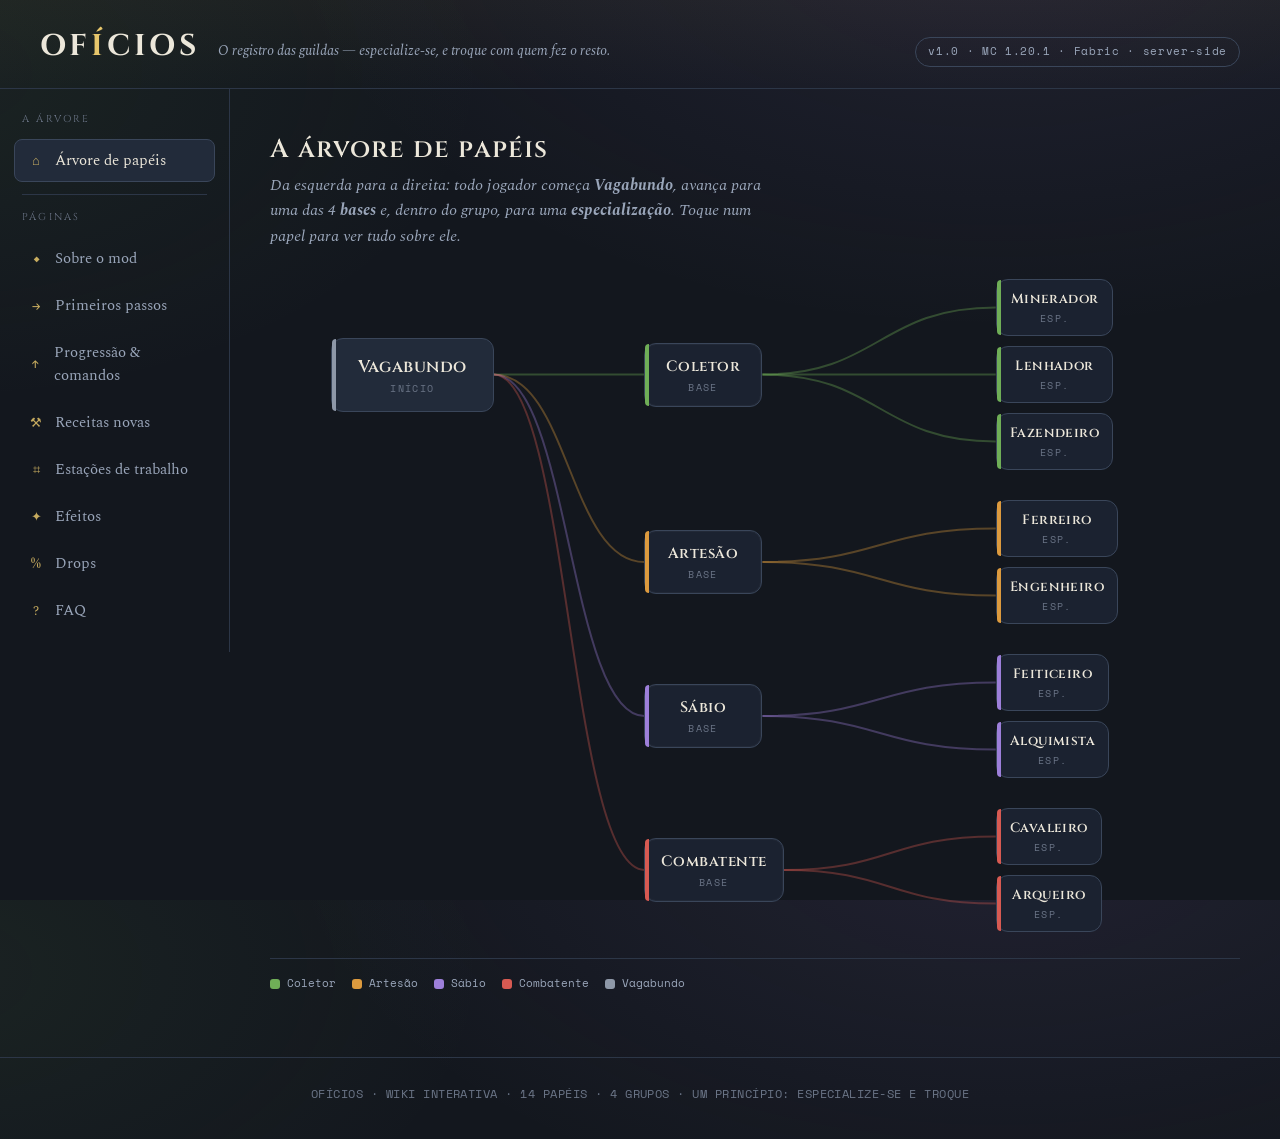
<file: wiki_oficios.html>
<!DOCTYPE html>
<html lang="pt-BR">
<head>
<meta charset="UTF-8">
<meta name="viewport" content="width=device-width, initial-scale=1.0">
<title>Ofícios — O Registro das Guildas</title>
<link rel="preconnect" href="https://fonts.googleapis.com">
<link rel="preconnect" href="https://fonts.gstatic.com" crossorigin>
<link href="https://fonts.googleapis.com/css2?family=Cinzel:wght@500;600;700&family=Spectral:ital,wght@0,400;0,500;0,600;1,400&family=Space+Mono:wght@400;700&display=swap" rel="stylesheet">
<style>
  :root{
    --bg:#13171e; --bg2:#171c25; --panel:#1b2230; --raise:#222b3a;
    --line:#2c3647; --line2:#3a465a;
    --ink:#ece7da; --muted:#9aa6ba; --faint:#6b7587;
    --gold:#e7c66b;
    /* cores dos grupos = sistema de informação */
    --vag:#8e98a8;
    --col:#6fae57;   /* Coletor — folha/esmeralda */
    --art:#dc9a3e;   /* Artesão — cobre/forja */
    --sab:#9d7fda;   /* Sábio — lápis/encantamento */
    --com:#d75a52;   /* Combatente — carmim */
    --good:#7cc06a; --bad:#df6a5f;
    --shadow:0 14px 40px -12px rgba(0,0,0,.7);
  }
  *{box-sizing:border-box}
  html,body{margin:0;height:100%}
  body{
    background:
      radial-gradient(1200px 700px at 78% -10%, rgba(157,127,218,.10), transparent 60%),
      radial-gradient(1000px 600px at -5% 8%, rgba(111,174,87,.08), transparent 55%),
      var(--bg);
    color:var(--ink);
    font-family:'Spectral',Georgia,serif;
    font-size:16px; line-height:1.6;
    -webkit-font-smoothing:antialiased;
  }
  a{color:var(--gold);text-decoration:none}
  a:hover{text-decoration:underline}

  /* ---------- Header ---------- */
  header{
    display:flex;align-items:baseline;gap:18px;flex-wrap:wrap;
    padding:22px clamp(16px,4vw,40px) 18px;
    border-bottom:1px solid var(--line);
    background:linear-gradient(180deg,rgba(231,198,107,.04),transparent);
  }
  .wordmark{
    font-family:'Cinzel',serif;font-weight:700;
    font-size:clamp(22px,3.4vw,30px);letter-spacing:.14em;
    text-transform:uppercase;color:var(--ink);margin:0;
  }
  .wordmark .glyph{color:var(--gold)}
  .tagline{color:var(--muted);font-style:italic;font-size:14px;flex:1;min-width:200px}
  .verchip{
    font-family:'Space Mono',monospace;font-size:11px;letter-spacing:.06em;
    color:var(--muted);border:1px solid var(--line2);border-radius:999px;
    padding:5px 12px;white-space:nowrap;
  }

  /* ---------- Layout ---------- */
  .shell{display:grid;grid-template-columns:230px 1fr;gap:0;min-height:calc(100% - 78px)}
  @media(max-width:860px){.shell{grid-template-columns:1fr}}

  /* ---------- Sidebar ---------- */
  nav{
    border-right:1px solid var(--line);
    padding:20px 14px;display:flex;flex-direction:column;gap:4px;
    position:sticky;top:0;align-self:start;
  }
  @media(max-width:860px){
    nav{position:static;border-right:none;border-bottom:1px solid var(--line);
        flex-direction:row;flex-wrap:wrap;padding:12px clamp(16px,4vw,40px)}
  }
  .nav-eyebrow{
    font-family:'Cinzel',serif;font-size:10px;letter-spacing:.22em;
    text-transform:uppercase;color:var(--faint);margin:2px 8px 8px;
  }
  @media(max-width:860px){.nav-eyebrow{display:none}}
  .navbtn{
    appearance:none;background:none;border:1px solid transparent;
    color:var(--muted);font-family:'Spectral',serif;font-size:15px;
    text-align:left;padding:9px 12px;border-radius:8px;cursor:pointer;
    display:flex;align-items:center;gap:10px;transition:.18s;
  }
  .navbtn:hover{color:var(--ink);background:var(--bg2)}
  .navbtn.active{color:var(--ink);background:var(--raise);border-color:var(--line2)}
  .navbtn .ic{width:18px;text-align:center;color:var(--gold);opacity:.85;font-size:13px}
  .navbtn.home .ic{color:var(--gold)}
  .nav-sep{height:1px;background:var(--line);margin:8px 8px}
  @media(max-width:860px){.nav-sep{display:none}}

  /* ---------- Stage ---------- */
  main{padding:clamp(18px,3.5vw,40px);min-width:0;position:relative}
  .view{display:none;animation:rise .4s ease both}
  .view.show{display:block}
  @keyframes rise{from{opacity:0;transform:translateY(10px)}to{opacity:1;transform:none}}

  .stage-head{margin:0 0 6px;display:flex;align-items:baseline;gap:14px;flex-wrap:wrap}
  .stage-title{font-family:'Cinzel',serif;font-weight:600;letter-spacing:.04em;
    font-size:clamp(20px,2.6vw,26px);margin:0}
  .stage-sub{color:var(--muted);font-style:italic;margin:2px 0 22px;max-width:62ch}

  /* ---------- TREE ---------- */
  #tree{position:relative;padding:8px 0 24px;overflow-x:auto}
  #wires{position:absolute;inset:0;width:100%;height:100%;pointer-events:none;z-index:0}
  #wires path{fill:none;stroke-width:2;opacity:.35;
    stroke-dasharray:var(--len);stroke-dashoffset:var(--len);
    animation:draw .9s ease forwards}
  #wires path.lit{opacity:1;stroke-width:3}
  @keyframes draw{to{stroke-dashoffset:0}}

  .htree{display:grid;grid-template-columns:auto auto auto;align-items:center;justify-items:start;
    column-gap:clamp(34px,7vw,110px);row-gap:clamp(16px,3vw,30px);
    position:relative;z-index:1;width:max-content;min-width:100%}
  .root{grid-column:1;grid-row:1/-1;align-self:center;justify-self:center}
  .base{grid-column:2}
  .specs{grid-column:3;display:flex;flex-direction:column;gap:10px}
  .root,.base,.specs{position:relative;z-index:1}
  .r1{grid-row:1}.r2{grid-row:2}.r3{grid-row:3}.r4{grid-row:4}
  @media(max-width:680px){.htree{column-gap:clamp(20px,9vw,40px)}}

  .node{
    appearance:none;cursor:pointer;position:relative;
    background:var(--panel);border:1px solid var(--line2);
    border-radius:12px;padding:12px 16px;min-width:118px;text-align:center;
    color:var(--ink);transition:transform .16s, box-shadow .16s, border-color .16s;
    opacity:0;animation:pop .45s ease forwards;
  }
  @keyframes pop{from{opacity:0;transform:scale(.9) translateY(6px)}to{opacity:1;transform:none}}
  .node:hover,.node:focus-visible{transform:translateY(-3px);
    box-shadow:var(--shadow);outline:none}
  .node .nm{font-family:'Cinzel',serif;font-weight:600;font-size:15px;letter-spacing:.03em;display:block}
  .node .tp{font-family:'Space Mono',monospace;font-size:9.5px;letter-spacing:.14em;
    text-transform:uppercase;color:var(--faint);margin-top:3px;display:block}
  .node::before{content:"";position:absolute;left:0;top:0;bottom:0;width:4px;
    border-radius:12px 0 0 12px;background:var(--gc,var(--vag))}
  .node:hover{border-color:var(--gc,var(--line2))}
  .node[data-role="vagabundo"]{padding:16px 26px;background:var(--raise)}
  .node[data-role="vagabundo"] .nm{font-size:17px}
  .node.base{box-shadow:inset 0 0 0 1px rgba(255,255,255,.03)}
  .node.spec{min-width:104px;padding:10px 13px}
  .node.spec .nm{font-size:13.5px}
  /* tint by group */
  .g-vag{--gc:var(--vag)} .g-col{--gc:var(--col)} .g-art{--gc:var(--art)}
  .g-sab{--gc:var(--sab)} .g-com{--gc:var(--com)}
  .node.lit{border-color:var(--gc);box-shadow:0 0 0 1px var(--gc), var(--shadow)}

  .tree-legend{display:flex;gap:16px;flex-wrap:wrap;margin-top:26px;
    font-family:'Space Mono',monospace;font-size:11px;color:var(--muted);
    border-top:1px solid var(--line);padding-top:16px}
  .tree-legend span{display:inline-flex;align-items:center;gap:7px}
  .dot{width:10px;height:10px;border-radius:3px;display:inline-block}

  /* ---------- ROLE PANEL ---------- */
  .role-head{display:flex;flex-wrap:wrap;align-items:center;gap:12px;margin-bottom:4px}
  .role-name{font-family:'Cinzel',serif;font-weight:700;font-size:clamp(24px,3.4vw,34px);
    letter-spacing:.03em;margin:0;line-height:1.05}
  .badge{font-family:'Space Mono',monospace;font-size:10.5px;letter-spacing:.1em;
    text-transform:uppercase;padding:5px 10px;border-radius:999px;border:1px solid var(--line2);color:var(--muted)}
  .badge.grp{color:#0e1218;border:none;font-weight:700}
  .role-id{font-family:'Space Mono',monospace;font-size:12.5px;color:var(--gold);
    background:var(--bg2);border:1px solid var(--line);border-radius:8px;
    padding:6px 11px;cursor:pointer;transition:.15s}
  .role-id:hover{border-color:var(--gold)}
  .role-id .lbl{color:var(--faint)}
  .role-summary{font-style:italic;color:var(--muted);font-size:17px;margin:10px 0 26px;max-width:64ch}

  .grid{display:grid;grid-template-columns:repeat(auto-fit,minmax(280px,1fr));gap:16px}
  .card{background:var(--panel);border:1px solid var(--line);border-radius:14px;padding:18px 20px;
    border-top:3px solid var(--gc,var(--line2))}
  .card h3{font-family:'Cinzel',serif;font-weight:600;font-size:13px;letter-spacing:.16em;
    text-transform:uppercase;color:var(--ink);margin:0 0 14px;display:flex;align-items:center;gap:9px}
  .card h3 .ic{color:var(--gc,var(--gold));font-size:14px}
  .sub{font-family:'Space Mono',monospace;font-size:10px;letter-spacing:.14em;
    text-transform:uppercase;color:var(--faint);margin:14px 0 8px}
  .sub:first-of-type{margin-top:0}

  ul.clean{list-style:none;margin:0;padding:0;display:flex;flex-direction:column;gap:7px}
  ul.clean li{display:flex;gap:9px;font-size:14.5px;line-height:1.45}
  ul.clean li::before{content:"";flex:none;width:6px;height:6px;border-radius:2px;
    background:var(--gc,var(--muted));margin-top:8px}
  ul.clean.muted li{color:var(--muted)}
  ul.clean.muted li::before{background:var(--faint)}
  ul.clean.good li::before{background:var(--good)}
  ul.clean.bad li::before{background:var(--bad)}
  .tag{font-family:'Space Mono',monospace;font-size:10px;color:var(--faint);
    border:1px solid var(--line2);border-radius:5px;padding:1px 6px;margin-left:6px;white-space:nowrap}
  .none{color:var(--faint);font-style:italic;font-size:14px}

  /* station chips */
  .stations{display:flex;flex-direction:column;gap:9px}
  .stn{display:flex;align-items:flex-start;gap:10px;font-size:14.5px}
  .acc{font-family:'Space Mono',monospace;font-size:9.5px;letter-spacing:.1em;text-transform:uppercase;
    padding:3px 8px;border-radius:6px;flex:none;margin-top:1px}
  .acc.pleno{background:var(--gc,var(--good));color:#0e1218;font-weight:700}
  .acc.lim{border:1px solid var(--gc,var(--line2));color:var(--gc,var(--muted))}

  /* drops bars */
  .drops{display:flex;flex-direction:column;gap:11px}
  .drop{display:grid;grid-template-columns:96px 1fr 52px;align-items:center;gap:10px}
  .drop .dl{font-size:13.5px;color:var(--muted)}
  .drop .track{height:9px;background:var(--bg);border-radius:99px;overflow:hidden;border:1px solid var(--line)}
  .drop .fill{height:100%;border-radius:99px}
  .drop .dv{font-family:'Space Mono',monospace;font-size:12.5px;text-align:right}
  .t200{background:var(--gold);} .v200{color:var(--gold)}
  .t100{background:var(--good)} .v100{color:var(--good)}
  .t50{background:var(--art)} .v50{color:var(--art)}
  .t10{background:#5a4a4a} .v10{color:var(--faint)}
  .drops-note{font-size:12.5px;color:var(--faint);margin-top:12px;font-style:italic}

  .progline{display:flex;gap:10px;align-items:baseline;font-size:14.5px;margin-bottom:9px}
  .progline .k{font-family:'Space Mono',monospace;font-size:11px;letter-spacing:.08em;
    text-transform:uppercase;color:var(--faint);flex:none;width:96px}
  .cost{font-family:'Space Mono',monospace;color:var(--gold);font-weight:700}
  .note{background:var(--bg2);border-left:3px solid var(--gc,var(--gold));border-radius:0 8px 8px 0;
    padding:11px 14px;font-size:13.5px;color:var(--muted);margin-top:14px}

  /* ---------- REFERENCE PANELS ---------- */
  .prose{max-width:74ch}
  .prose h3{font-family:'Cinzel',serif;font-weight:600;font-size:15px;letter-spacing:.08em;
    margin:30px 0 10px;color:var(--ink)}
  .prose h3:first-child{margin-top:0}
  .prose p{margin:0 0 14px}
  .prose ul{margin:0 0 16px;padding-left:22px}
  .prose li{margin:5px 0}
  .prose strong{color:var(--ink);font-weight:600}
  .prose code,.mono{font-family:'Space Mono',monospace;font-size:.85em;background:var(--bg2);
    border:1px solid var(--line);border-radius:5px;padding:1px 6px;color:var(--gold)}
  .callout{background:var(--bg2);border:1px solid var(--line);border-left:3px solid var(--gold);
    border-radius:0 10px 10px 0;padding:14px 18px;margin:18px 0;font-style:italic;color:var(--muted)}
  table.ref{width:100%;border-collapse:collapse;margin:8px 0 20px;font-size:14px}
  table.ref th,table.ref td{text-align:left;padding:9px 12px;border-bottom:1px solid var(--line)}
  table.ref th{font-family:'Space Mono',monospace;font-size:10px;letter-spacing:.1em;
    text-transform:uppercase;color:var(--faint);font-weight:400}
  table.ref td .cost{font-size:13px}
  table.ref tr:hover td{background:var(--bg2)}

  /* recipe 3x3 grids */
  .recipes{display:grid;grid-template-columns:repeat(auto-fit,minmax(200px,1fr));gap:18px;margin:8px 0 18px}
  .recipe{background:var(--panel);border:1px solid var(--line);border-radius:12px;padding:16px}
  .recipe h4{font-family:'Cinzel',serif;font-size:13px;letter-spacing:.05em;margin:0 0 4px}
  .recipe .yield{font-family:'Space Mono',monospace;font-size:11px;color:var(--gold);margin-bottom:12px}
  .craftgrid{display:grid;grid-template-columns:repeat(3,1fr);gap:5px;max-width:210px}
  .craftgrid.h2{grid-template-rows:repeat(2,1fr)}
  .cell{aspect-ratio:1;border-radius:7px;background:var(--bg);border:1px solid var(--line);
    display:flex;align-items:center;justify-content:center;text-align:center;
    font-size:9.5px;line-height:1.15;color:var(--muted);padding:3px}
  .cell.f{background:var(--raise);border-color:var(--line2);color:var(--ink);font-weight:600}
  .cell.e{opacity:.35}
  .grpgrid{display:flex;flex-wrap:wrap;gap:8px;margin:6px 0 14px}
  .grppill{font-size:13px;border:1px solid var(--gc,var(--line2));color:var(--ink);
    border-radius:999px;padding:5px 13px;display:inline-flex;gap:7px;align-items:center}
  .grppill .d{width:9px;height:9px;border-radius:50%;background:var(--gc)}

  footer{color:var(--faint);font-size:12px;text-align:center;padding:26px 16px 36px;
    border-top:1px solid var(--line);font-family:'Space Mono',monospace;letter-spacing:.04em}
  @media(prefers-reduced-motion:reduce){
    *{animation:none!important}
    .node{opacity:1!important;transform:none!important}
    #wires path{stroke-dashoffset:0!important;opacity:.35}
    .view{opacity:1!important}
  }
  .toast{position:fixed;left:50%;bottom:26px;transform:translateX(-50%) translateY(20px);
    background:var(--raise);border:1px solid var(--gold);color:var(--ink);
    padding:10px 18px;border-radius:10px;font-size:13px;opacity:0;pointer-events:none;
    transition:.25s;z-index:50;font-family:'Space Mono',monospace}
  .toast.show{opacity:1;transform:translateX(-50%) translateY(0)}
</style>
</head>
<body>

<header>
  <h1 class="wordmark">Of<span class="glyph">í</span>cios</h1>
  <span class="tagline">O registro das guildas — especialize-se, e troque com quem fez o resto.</span>
  <span class="verchip">v1.0 · MC 1.20.1 · Fabric · server-side</span>
</header>

<div class="shell">
  <!-- ===================== SIDEBAR ===================== -->
  <nav id="nav">
    <div class="nav-eyebrow">A árvore</div>
    <button class="navbtn home active" data-view="tree"><span class="ic">⌂</span> Árvore de papéis</button>
    <div class="nav-sep"></div>
    <div class="nav-eyebrow">Páginas</div>
    <button class="navbtn" data-ref="sobre"><span class="ic">◆</span> Sobre o mod</button>
    <button class="navbtn" data-ref="passos"><span class="ic">→</span> Primeiros passos</button>
    <button class="navbtn" data-ref="prog"><span class="ic">↑</span> Progressão &amp; comandos</button>
    <button class="navbtn" data-ref="receitas"><span class="ic">⚒</span> Receitas novas</button>
    <button class="navbtn" data-ref="estacoes"><span class="ic">⌗</span> Estações de trabalho</button>
    <button class="navbtn" data-ref="efeitos"><span class="ic">✦</span> Efeitos</button>
    <button class="navbtn" data-ref="drops"><span class="ic">%</span> Drops</button>
    <button class="navbtn" data-ref="faq"><span class="ic">?</span> FAQ</button>
  </nav>

  <!-- ===================== STAGE ===================== -->
  <main>

    <!-- TREE VIEW -->
    <section class="view show" id="view-tree">
      <h2 class="stage-title">A árvore de papéis</h2>
      <p class="stage-sub">Da esquerda para a direita: todo jogador começa <strong>Vagabundo</strong>, avança para uma das 4 <strong>bases</strong> e, dentro do grupo, para uma <strong>especialização</strong>. Toque num papel para ver tudo sobre ele.</p>
      <div id="tree">
        <div class="htree">
          <svg id="wires" preserveAspectRatio="none"></svg>
          <div class="root">
            <button class="node g-vag" data-role="vagabundo"><span class="nm">Vagabundo</span><span class="tp">início</span></button>
          </div>

          <div class="base r1"><button class="node base g-col" data-role="coletor"><span class="nm">Coletor</span><span class="tp">base</span></button></div>
          <div class="specs r1">
            <button class="node spec g-col" data-role="minerador"><span class="nm">Minerador</span><span class="tp">esp.</span></button>
            <button class="node spec g-col" data-role="lenhador"><span class="nm">Lenhador</span><span class="tp">esp.</span></button>
            <button class="node spec g-col" data-role="fazendeiro"><span class="nm">Fazendeiro</span><span class="tp">esp.</span></button>
          </div>

          <div class="base r2"><button class="node base g-art" data-role="artesao"><span class="nm">Artesão</span><span class="tp">base</span></button></div>
          <div class="specs r2">
            <button class="node spec g-art" data-role="ferreiro"><span class="nm">Ferreiro</span><span class="tp">esp.</span></button>
            <button class="node spec g-art" data-role="engenheiro"><span class="nm">Engenheiro</span><span class="tp">esp.</span></button>
          </div>

          <div class="base r3"><button class="node base g-sab" data-role="sabio"><span class="nm">Sábio</span><span class="tp">base</span></button></div>
          <div class="specs r3">
            <button class="node spec g-sab" data-role="feiticeiro"><span class="nm">Feiticeiro</span><span class="tp">esp.</span></button>
            <button class="node spec g-sab" data-role="alquimista"><span class="nm">Alquimista</span><span class="tp">esp.</span></button>
          </div>

          <div class="base r4"><button class="node base g-com" data-role="combatente"><span class="nm">Combatente</span><span class="tp">base</span></button></div>
          <div class="specs r4">
            <button class="node spec g-com" data-role="cavaleiro"><span class="nm">Cavaleiro</span><span class="tp">esp.</span></button>
            <button class="node spec g-com" data-role="arqueiro"><span class="nm">Arqueiro</span><span class="tp">esp.</span></button>
          </div>
        </div>
        <div class="tree-legend">
          <span><i class="dot" style="background:var(--col)"></i>Coletor</span>
          <span><i class="dot" style="background:var(--art)"></i>Artesão</span>
          <span><i class="dot" style="background:var(--sab)"></i>Sábio</span>
          <span><i class="dot" style="background:var(--com)"></i>Combatente</span>
          <span><i class="dot" style="background:var(--vag)"></i>Vagabundo</span>
        </div>
      </div>
    </section>

    <!-- ROLE VIEW (filled by JS) -->
    <section class="view" id="view-role"></section>

    <!-- REFERENCE VIEWS -->
    <section class="view" id="view-ref">
      <!-- SOBRE -->
      <div class="refblock" data-ref="sobre">
        <h2 class="stage-title">Sobre o mod</h2>
        <div class="prose">
          <p><strong>Ofícios</strong> é um mod <em>server-side</em> para <strong>Minecraft 1.20.1 (Fabric)</strong> que transforma o mundo num jogo de <strong>especialização e interdependência</strong>: cada jogador escolhe um <strong>papel</strong> (ofício) e só esse papel domina certas fabricações, estações, encantamentos, poções e drops. Ninguém faz tudo sozinho — para prosperar, a comunidade precisa <strong>comerciar</strong>.</p>
          <div class="callout">Você é <strong>excelente</strong> no seu ofício, <strong>mediano</strong> no resto do seu grupo e <strong>ruim</strong> fora dele. O caminho natural não é fazer tudo: é especializar-se e trocar com quem se especializou no resto.</div>
          <h3>O que este mod faz</h3>
          <ul>
            <li><strong>14 papéis</strong> em 4 grupos, mais o estado inicial <em>Vagabundo</em>.</li>
            <li><strong>Gate de fabricação:</strong> cada item de ofício só pode ser criado pelo papel certo.</li>
            <li><strong>Gate de estações:</strong> Alto-forno, Bigorna, Mesa de Encantamentos, Suporte de Poções, Cortador de Pedras, Tear e Bancada de Ferraria respondem ao seu papel.</li>
            <li><strong>Encantamento e poção divididos</strong> entre Sábio/Feiticeiro e Sábio/Alquimista.</li>
            <li><strong>Efeitos</strong> de bônus e penalidade conforme a ferramenta, arma, armadura ou montaria.</li>
            <li><strong>Drops escalados</strong> por papel — um Minerador colhe minério muito melhor que os outros.</li>
          </ul>
          <h3>Clientes vanilla</h3>
          <p>O mod roda <strong>inteiramente no servidor</strong> e <strong>não adiciona itens customizados</strong> — todas as regras são aplicadas pelo servidor. Por isso funciona com <strong>clientes vanilla puros</strong>: ninguém precisa instalar nada para jogar. Os papéis são salvos por <strong>UUID</strong> e sobrevivem a morte, logout e reinício.</p>
        </div>
      </div>

      <!-- PRIMEIROS PASSOS -->
      <div class="refblock" data-ref="passos" hidden>
        <h2 class="stage-title">Primeiros passos</h2>
        <div class="prose">
          <h3>1 · O que você é ao entrar</h3>
          <p>Todo jogador começa como <strong>Vagabundo</strong>, um aprendiz sem ofício. Ele não tem fabricação exclusiva (além da Vara de Pesca, compartilhada com os Coletores), <strong>não sofre</strong> penalidade com ferramentas de madeira ou pedra, e recebe <strong>100%</strong> dos drops de animais (para não passar fome) e <strong>50%</strong> nas demais atividades. Dá para sobreviver enquanto decide.</p>
          <h3>2 · Veja seu papel</h3>
          <p>Digite <code>/role</code> (ou <code>/r</code>). Aparece seu papel e grupo, seu XP disponível em níveis, e as transições possíveis — cada uma como um botão clicável com o custo.</p>
          <h3>3 · Escolha um caminho</h3>
          <p>A progressão custa <strong>níveis de XP</strong>. O caminho recomendado: Vagabundo → uma base (5 a 15 níveis), depois base → especialista do grupo (15 níveis, ou 20 para o Engenheiro). Use <code>/role set &lt;papel&gt;</code>; no menu, clicar numa transição já preenche o comando — basta apertar Enter.</p>
          <div class="callout">Sair do seu grupo é caro (passa pelo Vagabundo). É barato descer e subir <strong>dentro</strong> do mesmo grupo. Veja todos os custos em <strong>Progressão &amp; comandos</strong>.</div>
          <h3>4 · Regras de ouro</h3>
          <ul>
            <li><strong>Use a ferramenta/arma certa.</strong> Ferramenta errada na mão pode dar penalidade (Fraqueza, Lentidão, Fadiga).</li>
            <li><strong>Você não fabrica tudo.</strong> Itens de outros ofícios você obtém comerciando.</li>
            <li><strong>As estações respondem ao papel.</strong> Um não-Ferreiro não usa a Bancada de Ferraria, etc.</li>
          </ul>
          <h3>Instalação (servidor)</h3>
          <ul>
            <li>Use Minecraft <strong>1.20.1</strong> com <strong>Fabric Loader</strong> e <strong>Fabric API</strong>.</li>
            <li>Coloque o <code>.jar</code> do Ofícios na pasta <code>mods/</code> do <strong>servidor</strong>.</li>
            <li>Pronto. Clientes vanilla jogam normalmente, sem instalar nada.</li>
          </ul>
        </div>
      </div>

      <!-- PROGRESSÃO -->
      <div class="refblock" data-ref="prog" hidden>
        <h2 class="stage-title">Progressão &amp; comandos</h2>
        <div class="prose">
          <p>A troca de papel <strong>custa níveis de XP</strong> e segue caminhos fixos. A <strong>ida</strong> depende do destino; a <strong>volta</strong> é fixa e de propósito ≥ a ida.</p>
          <table class="ref">
            <thead><tr><th>Transição</th><th>Custo</th></tr></thead>
            <tbody>
              <tr><td>Vagabundo → <strong>Coletor</strong> ou <strong>Combatente</strong></td><td><span class="cost">5</span></td></tr>
              <tr><td>Vagabundo → <strong>Artesão</strong></td><td><span class="cost">10</span></td></tr>
              <tr><td>Vagabundo → <strong>Sábio</strong></td><td><span class="cost">15</span></td></tr>
              <tr><td>Base → <strong>especialista</strong> do mesmo grupo</td><td><span class="cost">15</span></td></tr>
              <tr><td>Base → <strong>Engenheiro</strong> (exceção)</td><td><span class="cost">20</span></td></tr>
              <tr><td>Especialista → sua própria <strong>base</strong></td><td><span class="cost">20</span></td></tr>
              <tr><td>Base → <strong>Vagabundo</strong></td><td><span class="cost">20</span></td></tr>
              <tr><td>Especialista → <strong>Vagabundo</strong></td><td><span class="cost">32</span></td></tr>
            </tbody>
          </table>
          <h3>Custo total até cada especialista (do zero)</h3>
          <ul>
            <li>Minerador / Lenhador / Fazendeiro e Cavaleiro / Arqueiro = <strong>20</strong></li>
            <li>Ferreiro = <strong>25</strong></li>
            <li>Feiticeiro / Alquimista / Engenheiro = <strong>30</strong></li>
          </ul>
          <h3>Transições não listadas são inválidas</h3>
          <ul>
            <li><strong>Base → outra base</strong> não existe direto: passe por Vagabundo (ex.: Coletor → Vagabundo → Artesão).</li>
            <li><strong>Especialista → outro especialista</strong> passa pela base (mesmo grupo) ou pelo Vagabundo (trocar de grupo).</li>
            <li>Nunca se pula de Vagabundo direto para especialista — sempre pela base primeiro.</li>
          </ul>
          <div class="callout">Trocar Minerador → Ferreiro custa <strong>57 níveis</strong> (32+10+15): resetar para Vagabundo costuma sair mais barato que tentar atravessar grupos. Especializar-se e comerciar é mais eficiente.</div>
          <h3>Comandos</h3>
          <table class="ref">
            <thead><tr><th>Comando</th><th>Ação</th></tr></thead>
            <tbody>
              <tr><td><code>/role</code> ou <code>/r</code></td><td>Mostra papel atual, grupo, XP e as transições clicáveis.</td></tr>
              <tr><td><code>/role set &lt;papel&gt;</code></td><td>Muda para o papel, cobrando o XP. Aceita os <span class="mono">id</span> dos papéis.</td></tr>
              <tr><td><code>/role info &lt;player&gt;</code></td><td>Mostra papel e grupo de outro jogador online (não mostra o XP dele).</td></tr>
            </tbody>
          </table>
          <p>No menu, clicar numa transição <strong>sugere</strong> o comando no chat (você confirma com Enter), evitando gasto acidental de XP. Toda validação é feita no servidor.</p>
        </div>
      </div>

      <!-- RECEITAS -->
      <div class="refblock" data-ref="receitas" hidden>
        <h2 class="stage-title">Receitas novas e modificadas</h2>
        <div class="prose">
          <p>Itens em um <strong>papel base</strong> são herdados por seus especialistas; itens em um <strong>especialista</strong> são exclusivos. Qualquer item fora das listas é fabricável por todos. Item bloqueado <strong>some da grade de resultado</strong> com aviso no chat.</p>
        </div>
        <div class="recipes">
          <div class="recipe">
            <h4>Verruga do Nether <span style="color:var(--sab)">· Alquimista</span></h4>
            <div class="yield">→ 1 Verruga do Nether</div>
            <div class="craftgrid">
              <div class="cell f">Carne Podre</div><div class="cell f">Flor de Esporos</div><div class="cell f">Olho Aranha Ferm.</div>
              <div class="cell f">Samambaia</div><div class="cell f">Cogumelo Verm.</div><div class="cell f">Samambaia</div>
              <div class="cell f">Olho Aranha Ferm.</div><div class="cell f">Propágulo Mangue</div><div class="cell f">Carne Podre</div>
            </div>
          </div>
          <div class="recipe">
            <h4>Vara de Blaze <span style="color:var(--sab)">· Alquimista</span></h4>
            <div class="yield">→ 2 Varas de Blaze</div>
            <div class="craftgrid">
              <div class="cell f">Ouro</div><div class="cell e">·</div><div class="cell f">Balde Lava</div>
              <div class="cell e">·</div><div class="cell f">Ouro</div><div class="cell e">·</div>
              <div class="cell f">Balde Lava</div><div class="cell e">·</div><div class="cell f">Ouro</div>
            </div>
          </div>
          <div class="recipe">
            <h4>Sela <span style="color:var(--com)">· Cavaleiro</span></h4>
            <div class="yield">→ 1 Sela</div>
            <div class="craftgrid">
              <div class="cell f">Couro</div><div class="cell f">Couro</div><div class="cell f">Couro</div>
              <div class="cell f">Couro</div><div class="cell e">·</div><div class="cell f">Couro</div>
              <div class="cell f">Ferro</div><div class="cell e">·</div><div class="cell f">Ferro</div>
            </div>
          </div>
          <div class="recipe">
            <h4>Laço <span style="color:var(--com)">· Cavaleiro</span></h4>
            <div class="yield">→ 2 Laços</div>
            <div class="craftgrid">
              <div class="cell f">Linha</div><div class="cell f">Linha</div><div class="cell e">·</div>
              <div class="cell f">Linha</div><div class="cell f">Ferro</div><div class="cell e">·</div>
              <div class="cell e">·</div><div class="cell e">·</div><div class="cell f">Linha</div>
            </div>
          </div>
          <div class="recipe">
            <h4>Cota de Malha <span style="color:var(--art)">· Artesão</span></h4>
            <div class="yield">→ Capacete (peças com Corrente)</div>
            <div class="craftgrid h2">
              <div class="cell f">Corrente</div><div class="cell f">Corrente</div><div class="cell f">Corrente</div>
              <div class="cell f">Corrente</div><div class="cell e">·</div><div class="cell f">Corrente</div>
            </div>
          </div>
          <div class="recipe">
            <h4>Armadura de Cavalo (metal) <span style="color:var(--art)">· Ferreiro</span></h4>
            <div class="yield">→ formato "H" · M = ferro / ouro / diamante</div>
            <div class="craftgrid">
              <div class="cell f">M</div><div class="cell e">·</div><div class="cell f">M</div>
              <div class="cell f">M</div><div class="cell f">M</div><div class="cell f">M</div>
              <div class="cell f">M</div><div class="cell e">·</div><div class="cell f">M</div>
            </div>
          </div>
        </div>
        <div class="prose">
          <h3>Outras receitas</h3>
          <ul>
            <li><strong>Linha</strong> (Fazendeiro): 1 bloco de Lã (qualquer cor) → 4 Linhas, sem forma.</li>
            <li><strong>Trilho</strong> — rende <strong>16</strong> por receita para o Minerador, <strong>32</strong> para o Artesão (e Ferreiro/Engenheiro herdam o dobrado).</li>
          </ul>
          <h3>Fundição de minério (regra especial)</h3>
          <p>Minério bruto e minério-bloco <strong>não fundem na fornalha comum</strong> — só no <strong>Alto-forno</strong>. Bloqueados na fornalha comum: <span class="mono">raw_iron/gold/copper</span>, <span class="mono">iron/gold/copper_ore</span> e variantes <em>deepslate</em>/<em>nether</em>. Isso reforça o papel do Minerador e do Ferreiro.</p>
        </div>
      </div>

      <!-- ESTAÇÕES -->
      <div class="refblock" data-ref="estacoes" hidden>
        <h2 class="stage-title">Estações de trabalho</h2>
        <div class="prose">
          <p>Algumas estações só abrem para os papéis certos. Há três níveis: <strong>pleno</strong> (sem restrição), <strong>limitado</strong> (capacidade reduzida) e sem acesso (não abre, com aviso). Blocos não listados são livres para todos.</p>
          <table class="ref">
            <thead><tr><th>Estação</th><th>Acesso pleno</th><th>Acesso limitado</th></tr></thead>
            <tbody>
              <tr><td>Alto-forno</td><td>Ferreiro</td><td>Artesão (e Ferreiro/Engenheiro) — só até o ferro</td></tr>
              <tr><td>Bancada de Ferraria</td><td>Ferreiro</td><td>—</td></tr>
              <tr><td>Bigorna (e variantes)</td><td>Ferreiro</td><td>Feiticeiro (só usa)</td></tr>
              <tr><td>Mesa de Encantamentos</td><td>Feiticeiro</td><td>Sábio (e Feiticeiro/Alquimista)</td></tr>
              <tr><td>Suporte de Poções</td><td>Alquimista</td><td>Sábio (e Feiticeiro/Alquimista)</td></tr>
              <tr><td>Cortador de Pedras</td><td>Minerador</td><td>—</td></tr>
              <tr><td>Tear</td><td>Fazendeiro</td><td>—</td></tr>
            </tbody>
          </table>
          <h3>Alto-forno — o que "limitado" significa</h3>
          <p>O Ferreiro funde qualquer metal. O Artesão funde <strong>até o ferro</strong> (ferro e cobre). Bloqueado para o Artesão: ouro (bruto, minério e variantes), <strong>Destroços Antigos</strong> (Netherite) e reciclagem de equipamento de ouro. Se ele tentar, a fundição não acontece e não gasta combustível.</p>
          <h3>Mesa de Encantamentos — Sábio / Feiticeiro</h3>
          <p>O <strong>Feiticeiro</strong> encanta tudo: nível II+ e encantamentos raros/tesouro. O <strong>Sábio</strong> só faz comuns, clampados ao nível I; os raros somem da oferta. Raros reservados ao Feiticeiro: Remendo, Toque Suave, Infinidade, Multidisparo, Canalização, Caminhante Gélido, Velocidade das Almas, Esgueirar-se Veloz, Maldição da Ligadura, Maldição do Desaparecimento e todos os de tesouro.</p>
          <h3>Suporte de Poções — Sábio / Alquimista</h3>
          <p>O <strong>Sábio</strong> conclui poções bebíveis básicas, nível I, duração normal (Água, Mundana, Cura, Força, Rapidez, Salto, Resistência a Fogo, Respiração Aquática, Visão Noturna, Veneno, Regeneração, Fraqueza...). O <strong>Alquimista</strong> faz todo o resto: arremessáveis (splash/lingering), flechas com ponta, nível II ("fortes"), prolongadas e tipos avançados (Invisibilidade, Dano Instantâneo, Queda Lenta, Mestre Tartaruga, Lentidão IV).</p>
          <div class="callout">Tanto para encantar quanto para poções, o Sábio consegue <strong>abrir</strong> a estação mas só conclui o tier básico; o especialista é quem faz o avançado.</div>
        </div>
      </div>

      <!-- EFEITOS -->
      <div class="refblock" data-ref="efeitos" hidden>
        <h2 class="stage-title">Efeitos</h2>
        <div class="prose">
          <p>O mod aplica bônus e penalidades conforme o que você segura, veste ou monta. Os efeitos são recalculados a cada segundo e ficam travados em ~5s, renovados continuamente. Aparecem como ícones de efeito (estilo beacon, sem partículas).</p>
          <h3>Bônus dos Coletores (com a própria ferramenta)</h3>
          <table class="ref">
            <thead><tr><th>Papel</th><th>Ferramenta</th><th>Efeito</th></tr></thead>
            <tbody>
              <tr><td>Minerador</td><td>Picareta</td><td>Pressa I + Força I</td></tr>
              <tr><td>Lenhador</td><td>Machado</td><td>Pressa I + Força I</td></tr>
              <tr><td>Fazendeiro</td><td>Enxada</td><td>Pressa I + Força I</td></tr>
            </tbody>
          </table>
          <h3>Bônus do Combatente</h3>
          <table class="ref">
            <thead><tr><th>Situação</th><th>Efeito</th></tr></thead>
            <tbody>
              <tr><td>Cavaleiro montado num cavalo</td><td>Resistência I + Absorção I</td></tr>
              <tr><td>Arqueiro segurando Arco ou Besta</td><td>Resistência I + Velocidade I</td></tr>
              <tr><td>Combatente segurando Machado ou Espada</td><td>Neutro — sem efeito e sem penalidade</td></tr>
            </tbody>
          </table>
          <h3>Penalidades</h3>
          <table class="ref">
            <thead><tr><th>Situação</th><th>Penalidade</th></tr></thead>
            <tbody>
              <tr><td>Não-Coletor com Picareta, Pá ou Enxada</td><td>Fraqueza I + Lentidão I + Fadiga II</td></tr>
              <tr><td>Não-Coletor e não-Combatente com Machado</td><td>Fraqueza I + Lentidão I + Fadiga II</td></tr>
              <tr><td>Não-Combatente com Espada de metal (ferro+)</td><td>Fraqueza I + Lentidão I</td></tr>
              <tr><td>Não-Combatente com armadura acima da Cota de Malha</td><td>Lentidão II + Fraqueza I</td></tr>
              <tr><td>Sábio (grupo) com Arco, Besta ou Vara de Pesca</td><td>Lentidão I</td></tr>
            </tbody>
          </table>
          <h3>Detalhes importantes</h3>
          <ul>
            <li><strong>Vagabundo</strong> com ferramenta de madeira ou pedra <strong>não</strong> sofre penalidade — só é penalizado com ferro+.</li>
            <li><strong>Machado</strong> penaliza como picareta/enxada, exceto para o grupo Combatente (arma) e o Lenhador (bônus).</li>
            <li><strong>Pá</strong> entra no conjunto de penalidade, mas não dá bônus a ninguém — Coletores apenas não sofrem.</li>
            <li>A <strong>Cota de Malha</strong> é o teto de armadura sem penalidade para não-Combatentes.</li>
          </ul>
          <div class="callout">Penalidade extra do Sábio: <strong>projéteis disparados por membros do grupo Sábio causam metade do dano</strong>. Sábios não são atiradores.</div>
        </div>
      </div>

      <!-- DROPS -->
      <div class="refblock" data-ref="drops" hidden>
        <h2 class="stage-title">Drops</h2>
        <div class="prose">
          <p>O mod escala os drops conforme o papel: o especialista certo colhe o dobro, a base colhe o normal, o "irmão" do grupo colhe metade e quem está de fora colhe quase nada. Vale só para categorias específicas; o resto do jogo dropa normalmente.</p>
          <table class="ref">
            <thead><tr><th>Quem</th><th>Fator</th><th>Na prática</th></tr></thead>
            <tbody>
              <tr><td>Especialista da categoria</td><td><span class="cost">200%</span></td><td>Dobra o drop</td></tr>
              <tr><td>Base do grupo</td><td><span class="v100">100%</span></td><td>Igual ao vanilla</td></tr>
              <tr><td>Irmão do grupo</td><td><span class="v50">50%</span></td><td>Metade</td></tr>
              <tr><td>Fora do grupo</td><td><span class="v10">10%</span></td><td>Quase nada</td></tr>
            </tbody>
          </table>
          <p>O degrau de <strong>50% (irmão)</strong> só aparece no grupo <strong>Coletor</strong>, que tem várias atividades. O Combatente tem só uma categoria (hostis), então Cavaleiro e Arqueiro são ambos especialistas (200%).</p>
          <h3>Exceções de sobrevivência (animais)</h3>
          <ul>
            <li><strong>Vagabundo:</strong> 100% em animais (e 50% nas demais atividades).</li>
            <li><strong>Fora do grupo Coletor:</strong> piso de 50% em animais (em vez de 10%) — ninguém precisa dizimar o rebanho para comer.</li>
            <li>Plantações não têm esse piso (são renováveis).</li>
          </ul>
          <h3>As 5 categorias</h3>
          <table class="ref">
            <thead><tr><th>Categoria</th><th>Base</th><th>Especialista</th></tr></thead>
            <tbody>
              <tr><td>Minério (todos os <span class="mono">_ore</span> + Destroços Antigos)</td><td>Coletor</td><td>Minerador</td></tr>
              <tr><td>Madeira (<span class="mono">_log/_wood/_stem/_hyphae/_leaves</span>)</td><td>Coletor</td><td>Lenhador</td></tr>
              <tr><td>Animais (ovelha, vaca, porco, galinha, coelho, mooshroom)</td><td>Coletor</td><td>Fazendeiro</td></tr>
              <tr><td>Plantações (trigo, cenoura, batata, beterraba, melancia, abóbora...)</td><td>Coletor</td><td>Fazendeiro</td></tr>
              <tr><td>Hostis (creeper, zumbi, esqueleto, blaze, enderman...)</td><td>Combatente</td><td>Cavaleiro / Arqueiro</td></tr>
            </tbody>
          </table>
          <p>Tudo o que não está nessas listas dropa normalmente para qualquer papel. Drops por TNT/explosão (sem jogador no contexto) não são escalados.</p>
        </div>
      </div>

      <!-- FAQ -->
      <div class="refblock" data-ref="faq" hidden>
        <h2 class="stage-title">FAQ</h2>
        <div class="prose">
          <h3>Como descubro e troco meu papel?</h3>
          <p>Use <code>/role</code> (ou <code>/r</code>) para ver papel e transições; <code>/role set &lt;papel&gt;</code> para trocar.</p>
          <h3>Tentei fabricar algo e o item sumiu da grade. Por quê?</h3>
          <p>Aquele item é exclusivo de outro papel. O resultado é zerado e aparece um aviso no chat.</p>
          <h3>Uma estação não abre para mim.</h3>
          <p>Ela é restrita ao seu papel — veja Estações de trabalho.</p>
          <h3>Sou Artesão e não consigo fundir ouro/netherite.</h3>
          <p>Correto: o Artesão funde só até o ferro (ferro e cobre). Ouro e a linha do Netherite exigem o Ferreiro.</p>
          <h3>Estou com Fraqueza/Lentidão/Fadiga sem motivo.</h3>
          <p>Você está segurando uma ferramenta que seu papel não domina, ou vestindo armadura acima da Cota de Malha sendo não-Combatente.</p>
          <h3>Minhas flechas estão fracas.</h3>
          <p>Se você é do grupo Sábio, seus projéteis causam metade do dano. Troque para um papel de combate se quiser atirar.</p>
          <h3>Meus drops caíram muito.</h3>
          <p>A escala depende do papel: especialista 200%, base 100%, irmão 50%, fora ~10%. Veja Drops.</p>
          <h3>Mudar de papel apaga meu progresso?</h3>
          <p>Não. Só cobra níveis de XP e troca permissões. Itens e mundo não mudam. Papéis são salvos por UUID.</p>
          <h3>Por que trocar de grupo é tão caro?</h3>
          <p>Não há atalho base → outra base: você passa pelo Vagabundo. É proposital — especializar-se e comerciar é mais eficiente.</p>
          <h3>O Vagabundo é inútil?</h3>
          <p>Não. Sem penalidade com madeira/pedra, 100% dos drops de animais e 50% nas demais. Bom para começar e juntar XP.</p>
          <h3>Como ganho XP jogando?</h3>
          <p>Pelas formas normais (fundição, mobs, minérios). Além disso, o Lenhador ganha um pouco de XP ao cortar troncos — exclusivo dele.</p>
        </div>
      </div>
    </section>
  </main>
</div>

<div class="toast" id="toast"></div>

<footer>OFÍCIOS · WIKI INTERATIVA · 14 PAPÉIS · 4 GRUPOS · UM PRINCÍPIO: ESPECIALIZE-SE E TROQUE</footer>

<script>
/* ============================ DADOS ============================ */
const GRP = {
  coletor:   {name:'Coletor',    cls:'g-col', cssvar:'--col'},
  artesao:   {name:'Artesão',    cls:'g-art', cssvar:'--art'},
  sabio:     {name:'Sábio',      cls:'g-sab', cssvar:'--sab'},
  combatente:{name:'Combatente', cls:'g-com', cssvar:'--com'},
  vagabundo: {name:'—',          cls:'g-vag', cssvar:'--vag'}
};

const ROLES = {
  vagabundo:{
    name:'Vagabundo', id:'vagabundo', type:'Estado inicial', group:'vagabundo',
    summary:'Aprendiz sem ofício. Sobrevive sem penalidade com madeira ou pedra enquanto decide o caminho.',
    cost:'Você começa aqui', path:['Estado inicial de todo jogador.'],
    heranca:'Só tem o que é liberado explicitamente ao Vagabundo.',
    fabricaExcl:[{t:'Vara de Pesca', tag:'compartilhada c/ Coletor'}],
    fabricaHerd:[],
    estacoes:[],
    bonus:[], pen:['Sem penalidade com madeira/pedra; só sofre com ferro+'],
    drops:{minerio:50,madeira:50,animais:100,plantacoes:50,hostis:50},
    dropNote:'Pisos de sobrevivência: 100% em animais, 50% no resto, para não passar fome.'
  },
  coletor:{
    name:'Coletor', id:'coletor', type:'Base', group:'coletor',
    summary:'A base da coleta. Amplitude sobre profundidade: fabrica as três ferramentas de pedra e colhe o normal em tudo do grupo.',
    cost:'5', path:['Vagabundo → Coletor: 5 níveis'],
    heranca:'Tudo que o Coletor fabrica é herdado por Minerador, Lenhador e Fazendeiro.',
    fabricaExcl:[{t:'Vara de Pesca'},{t:'Andaime'},{t:'Picareta, Machado e Enxada de pedra', tag:'regra exata'}],
    fabricaHerd:[],
    estacoes:[],
    bonus:[], pen:['Espada de metal → Fraqueza I + Lentidão I','Armadura acima da Cota de Malha → Lentidão II + Fraqueza I'],
    drops:{minerio:100,madeira:100,animais:100,plantacoes:100,hostis:10},
    dropNote:'O generalista não é punido: 100% em todas as categorias do grupo Coletor.'
  },
  minerador:{
    name:'Minerador', id:'minerador', type:'Especialista', group:'coletor',
    summary:'O especialista do subsolo. Dobra o minério e domina a picareta, a dinamite e os trilhos.',
    cost:'20', path:['Vagabundo → Coletor: 5','Coletor → Minerador: 15'],
    heranca:'Herda tudo do Coletor. A picareta de pedra é exclusiva — não herda machado nem enxada dos irmãos.',
    fabricaExcl:[{t:'Picareta de Pedra', tag:'só ela'},{t:'Dinamite (TNT)', tag:'c/ Engenheiro'},{t:'Carrinho de Mina com Dinamite'},{t:'Cortador de Pedras'},{t:'Trilho', tag:'16/receita'},{t:'Blocos de minério', tag:'c/ Ferreiro'}],
    fabricaHerd:[{t:'Vara de Pesca'},{t:'Andaime'}],
    estacoes:[{n:'Cortador de Pedras', acc:'pleno'}],
    bonus:['Picareta na mão → Pressa I + Força I'], pen:['Espada de metal → Fraqueza I + Lentidão I','Armadura pesada → Lentidão II + Fraqueza I'],
    drops:{minerio:200,madeira:50,animais:50,plantacoes:50,hostis:10},
    dropNote:'Dobra o minério; metade nas outras atividades Coletor (irmão).'
  },
  lenhador:{
    name:'Lenhador', id:'lenhador', type:'Especialista', group:'coletor',
    summary:'O especialista da floresta. Dobra a madeira, domina o machado e ainda ganha XP cortando troncos.',
    cost:'20', path:['Vagabundo → Coletor: 5','Coletor → Lenhador: 15'],
    heranca:'Herda tudo do Coletor. O machado de pedra é exclusivo — não herda picareta nem enxada.',
    fabricaExcl:[{t:'Machado de Pedra', tag:'só ele'},{t:'Alçapões de madeira', tag:'todos os tipos'}],
    fabricaHerd:[{t:'Vara de Pesca'},{t:'Andaime'}],
    estacoes:[],
    bonus:['Machado na mão → Pressa I + Força I','Ganha XP ao cortar troncos (exclusivo)'], pen:['Espada de metal → Fraqueza I + Lentidão I','Armadura pesada → Lentidão II + Fraqueza I'],
    drops:{minerio:50,madeira:200,animais:50,plantacoes:50,hostis:10},
    dropNote:'Dobra a madeira; metade nas outras atividades Coletor (irmão).'
  },
  fazendeiro:{
    name:'Fazendeiro', id:'fazendeiro', type:'Especialista', group:'coletor',
    summary:'O especialista do campo. Dobra animais e plantações; domina a enxada, o tear e a apicultura.',
    cost:'20', path:['Vagabundo → Coletor: 5','Coletor → Fazendeiro: 15'],
    heranca:'Herda tudo do Coletor. A enxada de pedra é exclusiva — não herda picareta nem machado.',
    fabricaExcl:[{t:'Enxada de Pedra', tag:'só ele'},{t:'Compositor'},{t:'Colmeia'},{t:'Linha', tag:'receita nova'}],
    fabricaHerd:[{t:'Vara de Pesca'},{t:'Andaime'}],
    estacoes:[{n:'Tear', acc:'pleno'}],
    bonus:['Enxada na mão → Pressa I + Força I'], pen:['Espada de metal → Fraqueza I + Lentidão I','Armadura pesada → Lentidão II + Fraqueza I'],
    drops:{minerio:50,madeira:50,animais:200,plantacoes:200,hostis:10},
    dropNote:'Único especialista de duas categorias: dobra animais e plantações.'
  },
  artesao:{
    name:'Artesão', id:'artesao', type:'Base', group:'artesao',
    summary:'A base da manufatura. Transforma metal em ferramentas, blocos e utilidades — até o ferro.',
    cost:'10', path:['Vagabundo → Artesão: 10 níveis'],
    heranca:'Tudo que o Artesão fabrica é herdado por Ferreiro e Engenheiro.',
    fabricaExcl:[{t:'Cota de Malha (capacete, peitoral, calças, botas)'},{t:'Ferramentas de ferro'},{t:'Vidro, Sino, Balde, Tesoura, Corrente'},{t:'Grades de Ferro, Porta de Ferro, Alçapão de Ferro'},{t:'Para-raios, Caldeirão, Rebolo, Lanterna'},{t:'Alto-forno, Carrinho de Mina'},{t:'Trilho', tag:'32/receita'}],
    fabricaHerd:[],
    estacoes:[{n:'Alto-forno', acc:'lim', note:'só até o ferro (ferro e cobre)'}],
    bonus:[], pen:['Picareta/Pá/Enxada → Fraqueza+Lentidão+Fadiga II','Machado → Fraqueza+Lentidão+Fadiga II','Espada de metal → Fraqueza I + Lentidão I','Armadura acima da Cota de Malha → Lentidão II + Fraqueza I'],
    drops:{minerio:10,madeira:10,animais:50,plantacoes:10,hostis:10},
    dropNote:'O Artesão não tem categoria de drop própria — quase nada fora; animais com piso de 50%.'
  },
  ferreiro:{
    name:'Ferreiro', id:'ferreiro', type:'Especialista', group:'artesao',
    summary:'O mestre do metal. Único a forjar ouro, diamante e netherite, armaduras e a Bancada de Ferraria.',
    cost:'25', path:['Vagabundo → Artesão: 10','Artesão → Ferreiro: 15'],
    heranca:'Herda tudo do Artesão (ferramentas de ferro, blocos, estações). O exclusivo abaixo não passa ao Engenheiro.',
    fabricaExcl:[{t:'Bigorna, Bancada de Ferraria'},{t:'Bloco e Lingote de Netherite'},{t:'Ferramentas de ouro, diamante e netherite'},{t:'Armaduras de metal (todas as peças)'},{t:'Armaduras de cavalo de metal (formato H)'},{t:'Blocos de minério', tag:'c/ Minerador'}],
    fabricaHerd:[{t:'Tudo do Artesão (ferro, vidro, blocos, etc.)'}],
    estacoes:[{n:'Alto-forno', acc:'pleno'},{n:'Bancada de Ferraria', acc:'pleno'},{n:'Bigorna', acc:'pleno'}],
    bonus:[], pen:['Picareta/Pá/Enxada/Machado → Fraqueza+Lentidão+Fadiga II','Espada de metal → Fraqueza I + Lentidão I','Armadura acima da Cota de Malha → Lentidão II + Fraqueza I'],
    drops:{minerio:10,madeira:10,animais:50,plantacoes:10,hostis:10},
    dropNote:'Forja o metal, mas não tem bônus de drop — minério dropa escalado para o Minerador.'
  },
  engenheiro:{
    name:'Engenheiro', id:'engenheiro', type:'Especialista', group:'artesao',
    summary:'O mestre da máquina. Domina toda a redstone, mecanismos e trilhos especiais.',
    cost:'30', path:['Vagabundo → Artesão: 10','Artesão → Engenheiro: 20 (exceção)'],
    heranca:'Herda tudo do Artesão. O exclusivo abaixo não passa ao Ferreiro.',
    fabricaExcl:[{t:'Redstone: Relógio, Observador, Sensor de Luz, Repetidor, Comparador, Lâmpada, Bloco de Redstone, Pistão, Pistão Pegajoso'},{t:'Mecanismos: Baú Armadilha, Gancho de Fio de Armar, Placas de Pressão de Peso, Bloco Musical, Jukebox, Dropper, Funil, Ejetor'},{t:'Trilhos especiais: Detector, Ativador, Energizado'},{t:'Foguete, Bússola, Luneta'},{t:'Dinamite (TNT)', tag:'c/ Minerador'}],
    fabricaHerd:[{t:'Tudo do Artesão (ferro, vidro, blocos, etc.)'}],
    estacoes:[{n:'Alto-forno', acc:'lim', note:'herdado do Artesão — só até o ferro'}],
    bonus:[], pen:['Picareta/Pá/Enxada/Machado → Fraqueza+Lentidão+Fadiga II','Espada de metal → Fraqueza I + Lentidão I','Armadura acima da Cota de Malha → Lentidão II + Fraqueza I'],
    drops:{minerio:10,madeira:10,animais:50,plantacoes:10,hostis:10},
    dropNote:'Sem categoria de drop própria; animais com piso de 50%.'
  },
  sabio:{
    name:'Sábio', id:'sabio', type:'Base', group:'sabio',
    summary:'A base do conhecimento. Abre encantamento e poção, mas só conclui o tier básico.',
    cost:'15', path:['Vagabundo → Sábio: 15 níveis'],
    heranca:'Tudo que o Sábio fabrica é herdado por Feiticeiro e Alquimista.',
    fabricaExcl:[{t:'Fatia de Melância Reluzente'},{t:'Cenoura Dourada'},{t:'Lanterna das Almas'}],
    fabricaHerd:[],
    estacoes:[{n:'Mesa de Encantamentos', acc:'lim', note:'só comuns, clampados ao nível I'},{n:'Suporte de Poções', acc:'lim', note:'só bebíveis básicas, nível I'}],
    bonus:[], pen:['Arco, Besta ou Vara de Pesca → Lentidão I','Projéteis causam metade do dano','Penalidades gerais de ferramenta/armadura (não-Coletor)'],
    drops:{minerio:10,madeira:10,animais:50,plantacoes:10,hostis:10},
    dropNote:'Sem categoria de drop própria; animais com piso de 50%. Sábios não são atiradores.'
  },
  feiticeiro:{
    name:'Feiticeiro', id:'feiticeiro', type:'Especialista', group:'sabio',
    summary:'O encantador. Desbloqueia encantamentos raros, de tesouro e nível II+.',
    cost:'30', path:['Vagabundo → Sábio: 15','Sábio → Feiticeiro: 15'],
    heranca:'Herda tudo do Sábio. O Baú do Fim é exclusivo dele.',
    fabricaExcl:[{t:'Baú do Fim'}],
    fabricaHerd:[{t:'Melância Reluzente, Cenoura Dourada, Lanterna das Almas'}],
    estacoes:[{n:'Mesa de Encantamentos', acc:'pleno', note:'nível II+ e raros/tesouro'},{n:'Bigorna', acc:'lim', note:'só usa'},{n:'Suporte de Poções', acc:'lim', note:'tier básico, herdado do Sábio'}],
    bonus:[], pen:['Projéteis causam metade do dano (grupo Sábio)','Arco/Besta/Vara de Pesca → Lentidão I','Penalidades gerais de ferramenta/armadura'],
    drops:{minerio:10,madeira:10,animais:50,plantacoes:10,hostis:10},
    dropNote:'Sem categoria de drop própria; animais com piso de 50%.'
  },
  alquimista:{
    name:'Alquimista', id:'alquimista', type:'Especialista', group:'sabio',
    summary:'O poções. Faz arremessáveis, flechas com ponta, nível II e versões prolongadas.',
    cost:'30', path:['Vagabundo → Sábio: 15','Sábio → Alquimista: 15'],
    heranca:'Herda tudo do Sábio. As receitas abaixo são exclusivas dele.',
    fabricaExcl:[{t:'Verruga do Nether', tag:'receita nova'},{t:'Vara de Blaze', tag:'receita nova'},{t:'Olho do Fim'},{t:'Maçã Dourada'}],
    fabricaHerd:[{t:'Melância Reluzente, Cenoura Dourada, Lanterna das Almas'}],
    estacoes:[{n:'Suporte de Poções', acc:'pleno', note:'arremessáveis, flechas, nível II, prolongadas'},{n:'Mesa de Encantamentos', acc:'lim', note:'tier básico, herdado do Sábio'}],
    bonus:[], pen:['Projéteis causam metade do dano (grupo Sábio)','Arco/Besta/Vara de Pesca → Lentidão I','Penalidades gerais de ferramenta/armadura'],
    drops:{minerio:10,madeira:10,animais:50,plantacoes:10,hostis:10},
    dropNote:'Sem categoria de drop própria; animais com piso de 50%.'
  },
  combatente:{
    name:'Combatente', id:'combatente', type:'Base', group:'combatente',
    summary:'A base da guerra. Maneja machado e espada sem penalidade; sua força está no combate, não na bancada.',
    cost:'5', path:['Vagabundo → Combatente: 5 níveis'],
    heranca:'O que vale para o Combatente é herdado por Cavaleiro e Arqueiro.',
    fabricaExcl:[{t:'Nenhuma fabricação exclusiva — a força é combate, efeitos e drops'}],
    fabricaHerd:[],
    estacoes:[],
    bonus:['Machado e Espada → neutros (sem efeito e sem penalidade)'], pen:['Picareta/Pá/Enxada → Fraqueza+Lentidão+Fadiga II'],
    drops:{minerio:10,madeira:10,animais:50,plantacoes:10,hostis:100},
    dropNote:'Base de hostis: 100%. Pode usar armadura pesada sem penalidade.'
  },
  cavaleiro:{
    name:'Cavaleiro', id:'cavaleiro', type:'Especialista', group:'combatente',
    summary:'O cavaleiro montado. Sela, laço e armadura de cavalo; resistência e absorção em cima do cavalo.',
    cost:'20', path:['Vagabundo → Combatente: 5','Combatente → Cavaleiro: 15'],
    heranca:'Herda tudo do Combatente. As receitas de montaria abaixo são exclusivas.',
    fabricaExcl:[{t:'Sela', tag:'receita nova'},{t:'Laço', tag:'receita nova'},{t:'Armadura de Couro para Cavalo'}],
    fabricaHerd:[],
    estacoes:[],
    bonus:['Montado num cavalo → Resistência I + Absorção I','Machado e Espada → neutros'], pen:['Picareta/Pá/Enxada → Fraqueza+Lentidão+Fadiga II'],
    drops:{minerio:10,madeira:10,animais:50,plantacoes:10,hostis:200},
    dropNote:'Dobra os hostis (200%) — sem degrau de "irmão", pois o grupo tem uma só categoria.'
  },
  arqueiro:{
    name:'Arqueiro', id:'arqueiro', type:'Especialista', group:'combatente',
    summary:'O atirador. Arco, flecha e besta; resistência e velocidade com a arma em punho.',
    cost:'20', path:['Vagabundo → Combatente: 5','Combatente → Arqueiro: 15'],
    heranca:'Herda tudo do Combatente. As receitas de tiro abaixo são exclusivas.',
    fabricaExcl:[{t:'Arco'},{t:'Flecha'},{t:'Besta'},{t:'Alvo'}],
    fabricaHerd:[],
    estacoes:[],
    bonus:['Segurando Arco ou Besta → Resistência I + Velocidade I','Machado e Espada → neutros'], pen:['Picareta/Pá/Enxada → Fraqueza+Lentidão+Fadiga II'],
    drops:{minerio:10,madeira:10,animais:50,plantacoes:10,hostis:200},
    dropNote:'Dobra os hostis (200%) — sem degrau de "irmão", pois o grupo tem uma só categoria.'
  }
};

/* ============================ RENDER ============================ */
const stage = {tree:document.getElementById('view-tree'), role:document.getElementById('view-role'), ref:document.getElementById('view-ref')};
const refBlocks = document.querySelectorAll('#view-ref .refblock');
const toast = document.getElementById('toast');

function showView(which){
  Object.values(stage).forEach(v=>v.classList.remove('show'));
  stage[which].classList.add('show');
  window.scrollTo({top:0, behavior:'smooth'});
}

function dropTier(v){ return v>=200?'200':v>=100?'100':v>=50?'50':'10'; }

function li(arr, cls){
  if(!arr || !arr.length) return '<span class="none">— nenhum —</span>';
  return '<ul class="clean '+(cls||'')+'">'+arr.map(x=>{
    if(typeof x==='string') return '<li>'+x+'</li>';
    return '<li>'+x.t+(x.tag?'<span class="tag">'+x.tag+'</span>':'')+'</li>';
  }).join('')+'</ul>';
}

function renderRole(idKey){
  const r = ROLES[idKey]; if(!r) return;
  const g = GRP[r.group];
  const cats = [['minerio','Minério'],['madeira','Madeira'],['animais','Animais'],['plantacoes','Plantações'],['hostis','Hostis']];
  const dropsHTML = cats.map(([k,label])=>{
    const v = r.drops[k]; const t = dropTier(v);
    const w = Math.min(100, v/2); /* 200% -> 100% width */
    return '<div class="drop"><span class="dl">'+label+'</span>'+
      '<span class="track"><span class="fill t'+t+'" style="width:'+w+'%"></span></span>'+
      '<span class="dv v'+t+'">'+v+'%</span></div>';
  }).join('');

  const stationsHTML = r.estacoes.length ? '<div class="stations">'+r.estacoes.map(s=>
    '<div class="stn"><span class="acc '+(s.acc==='pleno'?'pleno':'lim')+'">'+(s.acc==='pleno'?'pleno':'limitado')+'</span>'+
    '<span>'+s.n+(s.note?' <span class="tag">'+s.note+'</span>':'')+'</span></div>').join('')+'</div>'
    : '<span class="none">— nenhuma estação restrita —</span>';

  stage.role.style.setProperty('--gc', 'var('+g.cssvar+')');
  stage.role.innerHTML =
  '<button class="navbtn home" style="margin:-6px 0 18px;display:inline-flex" onclick="goTree()"><span class="ic">←</span> Voltar à árvore</button>'+
  '<div class="role-head">'+
    '<h2 class="role-name">'+r.name+'</h2>'+
    '<span class="badge">'+r.type+'</span>'+
    (r.group!=='vagabundo'?'<span class="badge grp" style="background:var('+g.cssvar+')">'+g.name+'</span>':'')+
    '<span class="role-id" title="Clique para copiar" data-copy="/role set '+r.id+'"><span class="lbl">/role set</span> '+r.id+'</span>'+
  '</div>'+
  '<p class="role-summary">'+r.summary+'</p>'+
  '<div class="grid">'+
    '<div class="card"><h3><span class="ic">↑</span> Progressão</h3>'+
      '<div class="progline"><span class="k">Do zero</span><span class="cost">'+r.cost+(r.id!=='vagabundo'?' níveis':'')+'</span></div>'+
      '<div class="sub">Como chegar</div>'+ li(r.path) +
      '<div class="note">'+r.heranca+'</div>'+
    '</div>'+
    '<div class="card"><h3><span class="ic">⚒</span> Fabricação</h3>'+
      '<div class="sub">Exclusivo deste papel</div>'+ li(r.fabricaExcl) +
      '<div class="sub">Herdado da base</div>'+ li(r.fabricaHerd,'muted') +
    '</div>'+
    '<div class="card"><h3><span class="ic">⌗</span> Estações</h3>'+ stationsHTML +'</div>'+
    '<div class="card"><h3><span class="ic">✦</span> Efeitos</h3>'+
      '<div class="sub">Bônus</div>'+ li(r.bonus,'good') +
      '<div class="sub">Penalidades</div>'+ li(r.pen,'bad') +
    '</div>'+
    '<div class="card" style="grid-column:1/-1"><h3><span class="ic">%</span> Drops por categoria</h3>'+
      '<div class="drops">'+dropsHTML+'</div>'+
      '<div class="drops-note">'+r.dropNote+'</div>'+
    '</div>'+
  '</div>';

  showView('role');
  setActiveNav(null);
  document.querySelectorAll('.node').forEach(n=>n.classList.toggle('lit', n.dataset.role===idKey));
}

/* nav + refs */
function showRef(key){
  refBlocks.forEach(b=>b.hidden = b.dataset.ref!==key);
  showView('ref');
}
function setActiveNav(el){
  document.querySelectorAll('.navbtn').forEach(b=>b.classList.remove('active'));
  if(el) el.classList.add('active');
}
function goTree(){
  showView('tree'); setActiveNav(document.querySelector('.navbtn[data-view="tree"]'));
  document.querySelectorAll('.node').forEach(n=>n.classList.remove('lit'));
  requestAnimationFrame(drawWires);
}

/* ============================ EVENTS ============================ */
document.querySelectorAll('.node').forEach(n=>{
  n.addEventListener('click', ()=>renderRole(n.dataset.role));
  n.addEventListener('mouseenter', ()=>litePath(n.dataset.role));
  n.addEventListener('mouseleave', ()=>litePath(null));
  n.addEventListener('focus', ()=>litePath(n.dataset.role));
});
document.querySelectorAll('.navbtn').forEach(b=>{
  b.addEventListener('click', ()=>{
    if(b.dataset.view==='tree'){ goTree(); }
    else if(b.dataset.ref){ setActiveNav(b); showRef(b.dataset.ref); }
  });
});
document.addEventListener('click', e=>{
  const c = e.target.closest('[data-copy]');
  if(c){ navigator.clipboard?.writeText(c.dataset.copy); flash('Copiado: '+c.dataset.copy); }
});
function flash(msg){ toast.textContent=msg; toast.classList.add('show'); clearTimeout(flash._t); flash._t=setTimeout(()=>toast.classList.remove('show'),1600); }

/* ============================ TREE WIRES ============================ */
const EDGES = [
  ['vagabundo','coletor'],['vagabundo','artesao'],['vagabundo','sabio'],['vagabundo','combatente'],
  ['coletor','minerador'],['coletor','lenhador'],['coletor','fazendeiro'],
  ['artesao','ferreiro'],['artesao','engenheiro'],
  ['sabio','feiticeiro'],['sabio','alquimista'],
  ['combatente','cavaleiro'],['combatente','arqueiro']
];
const GCOLOR = {coletor:'--col',artesao:'--art',sabio:'--sab',combatente:'--com',vagabundo:'--vag',
  minerador:'--col',lenhador:'--col',fazendeiro:'--col',ferreiro:'--art',engenheiro:'--art',
  feiticeiro:'--sab',alquimista:'--sab',cavaleiro:'--com',arqueiro:'--com'};
const svg = document.getElementById('wires');
const treeEl = document.getElementById('tree');
const gridEl = document.querySelector('.htree');

function anchor(role, side){
  const el = document.querySelector('.node[data-role="'+role+'"]');
  const tr = gridEl.getBoundingClientRect();
  const r = el.getBoundingClientRect();
  return {x: (side==='right'? r.right : r.left) - tr.left, y: r.top - tr.top + r.height/2};
}
function drawWires(){
  const tr = gridEl.getBoundingClientRect();
  svg.setAttribute('viewBox','0 0 '+tr.width+' '+tr.height);
  svg.innerHTML = '';
  EDGES.forEach(([a,b])=>{
    const p1 = anchor(a,'right'), p2 = anchor(b,'left');
    const dx = (p2.x - p1.x);
    const c1x = p1.x + dx*0.5, c2x = p2.x - dx*0.5;
    const d = 'M '+p1.x+' '+p1.y+' C '+c1x+' '+p1.y+', '+c2x+' '+p2.y+', '+p2.x+' '+p2.y;
    const path = document.createElementNS('http://www.w3.org/2000/svg','path');
    path.setAttribute('d', d);
    path.setAttribute('stroke', 'var('+GCOLOR[b]+')');
    path.dataset.from=a; path.dataset.to=b;
    svg.appendChild(path);
    try{ const L=path.getTotalLength(); path.style.setProperty('--len', L); }catch(e){}
  });
}
function ancestors(role){
  const chain=[]; let cur=role;
  const parentOf = {}; EDGES.forEach(([a,b])=>parentOf[b]=a);
  while(parentOf[cur]){ chain.push([parentOf[cur],cur]); cur=parentOf[cur]; }
  return chain;
}
function litePath(role){
  const set = new Set();
  if(role) ancestors(role).forEach(([a,b])=>set.add(a+'>'+b));
  svg.querySelectorAll('path').forEach(p=>p.classList.toggle('lit', set.has(p.dataset.from+'>'+p.dataset.to)));
}

/* layout recompute */
let ro;
function init(){
  drawWires();
  if('ResizeObserver' in window){ ro = new ResizeObserver(()=>drawWires()); ro.observe(gridEl); ro.observe(treeEl); }
  window.addEventListener('resize', ()=>requestAnimationFrame(drawWires));
  if(document.fonts && document.fonts.ready){ document.fonts.ready.then(()=>requestAnimationFrame(drawWires)); }
  /* stagger node entrance */
  document.querySelectorAll('.node').forEach((n,i)=>n.style.animationDelay=(i*45)+'ms');
}
window.addEventListener('load', init);
</script>
</body>
</html>
</file>
<file: css/styles.css>
/* ============================================================
   Nações - RP — estilos
   Tema: crônica de fantasia. A página é uma DESCIDA pelos estratos:
   superfície ensolarada → terra → pedra → veio profundo (diamante).
   Identidade: capital gravada (Cinzel) + ouro/latão da moldura do emblema.
   ============================================================ */

:root{
  /* superfície -> profundezas */
  --abyss:#0e131c;          /* fundo mais profundo / rodapé */
  --abyss-2:#151b27;
  --stone:#262c39;          /* camada de pedra */
  --earth:#3a2719;          /* camada de terra */
  --parchment:#f0e4c9;      /* faixa de superfície (luz do topo) */
  --parchment-2:#e7d8b4;

  /* tinta e texto */
  --ink:#2a2014;            /* texto sobre pergaminho */
  --ink-soft:#5d4a32;
  --cream:#f4ead6;          /* texto sobre escuro/foto */
  --cream-soft:#c4b89c;

  /* acentos (extraídos das imagens) */
  --gold:#c9a24b;
  --gold-bright:#edca78;
  --gold-deep:#7c5d24;
  --forest:#5d8c4a;
  --river:#56a0d8;          /* azul do rio — links sobre escuro */
  --crystal:#8fd6e3;        /* veio profundo / diamante */

  --maxw:1080px;
  --r:6px;
  --edge:rgba(0,0,0,.45);
}

*{box-sizing:border-box}
html{scroll-behavior:smooth}
body{
  margin:0;background:var(--abyss);color:var(--cream);
  font-family:"EB Garamond",Georgia,serif;
  font-size:19px;line-height:1.62;-webkit-font-smoothing:antialiased;
  overflow-x:hidden;
}
img{display:block;max-width:100%}
a{color:var(--river);text-decoration:none}
strong{font-weight:600;color:#fff}
.wrap{max-width:var(--maxw);margin:0 auto;padding:0 24px}

/* ---------- Tipografia ---------- */
h1,h2,h3,.eyebrow,.wordmark,.price,.brand{font-family:"Cinzel",Georgia,serif}
h2{font-size:clamp(26px,4.4vw,40px);font-weight:700;line-height:1.15;margin:0 0 6px;letter-spacing:.5px}
h3{font-size:21px;font-weight:600;margin:0 0 8px;letter-spacing:.3px}
p{margin:0 0 16px}
.lead{font-size:clamp(19px,2.3vw,23px)}

.eyebrow{
  display:inline-block;font-size:12px;font-weight:600;letter-spacing:3px;
  text-transform:uppercase;color:var(--gold);margin:0 0 18px;
}
/* hairline dourada que assina cada título de seção */
.eyebrow::after{content:"";display:block;width:46px;height:2px;margin-top:12px;
  background:linear-gradient(90deg,var(--gold),transparent)}

/* ---------- Botões (em metal: borda de latão, brilho contido) ---------- */
.btn{
  display:inline-flex;align-items:center;gap:10px;cursor:pointer;border:0;
  font-family:"Cinzel",serif;font-weight:600;font-size:15px;letter-spacing:1px;
  text-transform:uppercase;padding:14px 24px;border-radius:var(--r);
  text-decoration:none;transition:transform .12s ease,box-shadow .12s ease,filter .12s ease;
}
.btn:active{transform:translateY(2px)}
.btn-gold{color:#231903;background:linear-gradient(180deg,var(--gold-bright),var(--gold));
  box-shadow:0 4px 0 var(--gold-deep),0 6px 14px rgba(0,0,0,.4)}
.btn-gold:hover{filter:brightness(1.06)}
.btn-gold:active{box-shadow:0 2px 0 var(--gold-deep)}
.btn-crystal{color:#04282a;background:linear-gradient(180deg,#aef0fb,var(--crystal));
  box-shadow:0 4px 0 #2f8e9a,0 6px 16px rgba(86,211,218,.25)}
.btn-crystal:active{box-shadow:0 2px 0 #2f8e9a}
.btn-ghost{color:var(--cream);background:rgba(0,0,0,.28);
  border:1px solid rgba(201,162,75,.5)}
.btn-ghost:hover{border-color:var(--gold-bright);color:#fff}

/* pílula de endereço (parece um item “copiável”: monoespaçada) */
.addr{
  display:inline-flex;align-items:center;gap:9px;cursor:pointer;
  font-family:ui-monospace,"SFMono-Regular",Menlo,Consolas,monospace;
  font-size:15px;letter-spacing:.3px;color:var(--crystal);
  background:rgba(10,20,24,.55);border:1px solid rgba(143,214,227,.32);
  padding:11px 15px;border-radius:var(--r);transition:border-color .12s ease,color .12s ease}
.addr:hover{border-color:var(--crystal);color:#cdf3f9}

:focus-visible{outline:3px solid var(--gold-bright);outline-offset:3px;border-radius:2px}

/* ============================================================
   HERO — o mundo acima (imagem panorâmica do reino)
   ============================================================ */
.hero{position:relative;min-height:92vh;display:flex;align-items:center;
  padding:96px 0 120px;overflow:hidden;color:var(--cream)}
.hero__bg{position:absolute;left:0;right:0;top:-12%;height:124%;z-index:0;
  background:url("../img/realm.webp") center 32%/cover no-repeat;
  will-change:transform}
/* escurece esquerda/baixo para o texto respirar, revela o reino à direita */
.hero__veil{position:absolute;inset:0;z-index:1;
  background:
    linear-gradient(90deg,rgba(8,11,17,.86) 0%,rgba(8,11,17,.55) 42%,rgba(8,11,17,.12) 75%,transparent 100%),
    linear-gradient(0deg,rgba(8,11,17,.9) 0%,rgba(8,11,17,.25) 38%,transparent 70%)}
.hero .wrap{position:relative;z-index:2;width:100%}
.hero__inner{max-width:680px;position:relative}

/* cantoneiras douradas — único aceno à moldura do emblema */
.hero__inner::before,.hero__inner::after{content:"";position:absolute;width:34px;height:34px;
  border:2px solid rgba(201,162,75,.7);pointer-events:none}
.hero__inner::before{top:-18px;left:-18px;border-right:0;border-bottom:0}
.hero__inner::after{bottom:-18px;right:-18px;border-left:0;border-top:0}

.brandrow{display:flex;align-items:center;gap:13px;margin-bottom:26px}
.brandrow img{width:46px;height:46px;border-radius:5px;
  box-shadow:0 2px 10px rgba(0,0,0,.5)}
.brandrow .brand{font-size:15px;letter-spacing:4px;text-transform:uppercase;color:var(--gold)}

.wordmark{margin:0;line-height:.96;
  font-size:clamp(46px,11vw,104px);font-weight:800;letter-spacing:2px;color:#f6edd7;
  text-shadow:0 3px 0 rgba(0,0,0,.4),0 10px 30px rgba(0,0,0,.55)}
.wordmark .tag{display:block;margin-top:14px;
  font-size:clamp(13px,2.4vw,18px);letter-spacing:11px;font-weight:600;color:var(--gold);
  text-shadow:none}
.hero .lead{margin-top:22px;max-width:34ch;color:#eadfca;
  text-shadow:0 1px 12px rgba(0,0,0,.6)}
.cta-row{display:flex;flex-wrap:wrap;gap:14px;align-items:center;margin-top:30px}

.scrollcue{margin-top:52px;font-size:18px;letter-spacing:1px;color:var(--cream-soft);
  display:inline-flex;align-items:center;gap:10px}
.scrollcue .arrow{display:inline-block;animation:bob 1.9s ease-in-out infinite}
@keyframes bob{0%,100%{transform:translateY(0)}50%{transform:translateY(7px)}}

/* ============================================================
   FAIXAS (estratos) — padding consistente + “crosta” no topo
   ============================================================ */
.band{position:relative;padding:88px 0;
  background-size:cover;background-position:center;background-repeat:no-repeat;
  border-top:1px solid rgba(0,0,0,.55);
  box-shadow:inset 0 16px 28px -12px rgba(0,0,0,.85)}
.band h2,.band .eyebrow{text-shadow:0 2px 12px rgba(0,0,0,.55)}

/* —— superfície: a paisagem do topo. Scrim mais forte no alto p/ o céu claro não apagar o título —— */
.surface{color:var(--cream);
  background-image:
    linear-gradient(180deg,rgba(10,14,20,.74) 0%,rgba(10,14,20,.34) 46%,rgba(10,14,20,.58) 100%),
    url("../img/layer-surface.webp")}
.surface .intro{text-shadow:0 1px 8px rgba(0,0,0,.6)}

/* —— terra —— */
.earth{background-image:
   linear-gradient(180deg,rgba(22,13,6,.60),rgba(12,8,4,.66)),
   url("../img/layer-earth.webp")}

/* —— pedra (veios de ouro nas bordas) —— */
.stone{background-image:
   linear-gradient(180deg,rgba(12,14,18,.56),rgba(10,12,16,.64)),
   url("../img/layer-stone.webp")}

/* —— veio profundo: diamantes nas bordas. Scrim radial escurece o centro (texto) e poupa as bordas (brilho) —— */
.deep{background-image:
   radial-gradient(82% 84% at 50% 50%,rgba(8,11,14,.80) 0%,rgba(8,11,14,.40) 100%),
   url("../img/layer-deep.webp")}

/* ---------- Como começar (3 passos numerados = sequência real) ---------- */
.intro{max-width:56ch;font-size:18px;margin-bottom:34px}
.steps{display:grid;grid-template-columns:repeat(3,1fr);gap:20px}
.step{position:relative;background:rgba(14,19,27,.72);-webkit-backdrop-filter:blur(2px);backdrop-filter:blur(2px);
  border:1px solid rgba(201,162,75,.28);border-radius:var(--r);
  padding:26px 24px;box-shadow:0 10px 26px rgba(0,0,0,.42)}
.step .n{font-family:"Cinzel",serif;font-weight:700;font-size:14px;letter-spacing:2px;
  color:var(--gold-bright);display:block;margin-bottom:16px}
.step .n::before{content:"";display:inline-block;width:22px;height:2px;
  background:var(--gold);margin-right:10px;vertical-align:middle}
.step h3{color:#f3ead6}
.step p{color:#d8cfbc;margin:0;font-size:17px}

/* ---------- Transparência (terra) ---------- */
.money{display:grid;grid-template-columns:1.4fr .9fr;gap:42px;align-items:center}
.bar{height:30px;border-radius:var(--r);overflow:hidden;display:flex;
  border:2px solid rgba(0,0,0,.4);margin:6px 0 18px;
  background:repeating-linear-gradient(45deg,var(--gold) 0 12px,#b98a2c 12px 24px)}
.ledger{list-style:none;padding:0;margin:0}
.ledger li{display:flex;justify-content:space-between;gap:12px;
  padding:11px 0;border-bottom:1px dashed rgba(201,162,75,.28)}
.ledger li:last-child{border-bottom:0}
.ledger .v{font-weight:600;color:#fff}
.ledger .v.hl{color:var(--gold-bright)}
.pricebox{text-align:center}
.price{font-size:clamp(46px,8vw,72px);font-weight:800;color:var(--gold-bright);line-height:1;
  text-shadow:0 2px 0 rgba(0,0,0,.4)}
.price span{font-family:"EB Garamond",serif;font-size:.34em;font-weight:500;color:var(--cream-soft)}
.pricebox .cap{margin:12px 0 0;color:var(--cream-soft);font-style:italic;font-size:17px}

/* ---------- Regras (pedra) ---------- */
.rules{display:grid;grid-template-columns:1fr 1fr;gap:20px}
.rule{background:rgba(255,255,255,.04);border-left:3px solid var(--gold);
  border-radius:0 var(--r) var(--r) 0;padding:20px 22px}
.rule h3{color:var(--gold-bright)}
.rule p{margin:0;color:#cfc6b4;font-size:17px}
.rule code{font-family:ui-monospace,Menlo,Consolas,monospace;font-size:.86em;
  color:var(--crystal);background:rgba(143,214,227,.10);padding:1px 6px;border-radius:4px}

/* ---------- Sorteio (veio profundo) — clímax visual ---------- */
.prize{max-width:660px;margin:0 auto;text-align:center}
.fairbadge{display:inline-flex;align-items:center;gap:9px;margin-bottom:16px;
  font-family:"Cinzel",serif;font-size:14px;letter-spacing:1px;color:var(--crystal);
  background:rgba(143,214,227,.10);border:1px solid rgba(143,214,227,.40);
  padding:7px 14px;border-radius:var(--r);box-shadow:0 0 22px rgba(143,214,227,.18)}
.prize p{color:#dbe9ed;text-shadow:0 1px 10px rgba(0,0,0,.55)}

/* ============================================================
   RODAPÉ — a rocha-mãe
   ============================================================ */
.footer{background-image:
   linear-gradient(180deg,rgba(8,11,16,.84),rgba(5,7,11,.93)),
   url("../img/layer-bedrock.webp");
  background-size:cover;background-position:center;background-repeat:no-repeat;
  padding:54px 0 40px;border-top:5px solid #000}
.frow{display:flex;flex-wrap:wrap;gap:26px;justify-content:space-between;align-items:center}
.fbrand{display:flex;align-items:center;gap:13px}
.fbrand img{width:48px;height:48px;border-radius:5px}
.fbrand .brand{font-family:"Cinzel",serif;font-size:17px;letter-spacing:3px;color:var(--gold)}
.fbrand p{margin:4px 0 0;color:var(--cream-soft);font-size:16px}
.fcta{display:flex;flex-wrap:wrap;gap:13px;align-items:center}
.disclaimer{margin:30px 0 0;color:#6b6757;font-size:14px;line-height:1.55;max-width:66ch}

/* ============================================================
   Revelação ao rolar
   ============================================================ */
.reveal{opacity:0;transform:translateY(26px);
  transition:opacity .7s ease,transform .7s ease}
.reveal.in{opacity:1;transform:none}

/* ============================================================
   Responsivo
   ============================================================ */
@media (max-width:860px){
  body{font-size:18px}
  .hero{min-height:88vh;padding:80px 0 90px}
  .hero__bg{background-position:center 24%}
  .steps,.rules{grid-template-columns:1fr}
  .money{grid-template-columns:1fr;gap:26px}
  .pricebox{text-align:left}
  .hero__inner::before,.hero__inner::after{display:none}
}
@media (max-width:520px){
  .cta-row,.fcta{width:100%}
  .cta-row .btn,.cta-row .addr,.fcta .btn,.fcta .addr{flex:1 1 100%;justify-content:center}
}

/* Acessibilidade: respeita quem prefere menos movimento */
@media (prefers-reduced-motion:reduce){
  html{scroll-behavior:auto}
  .scrollcue .arrow{animation:none}
  .reveal{transition:none;opacity:1;transform:none}
  .hero__bg{will-change:auto}
}
</file>
